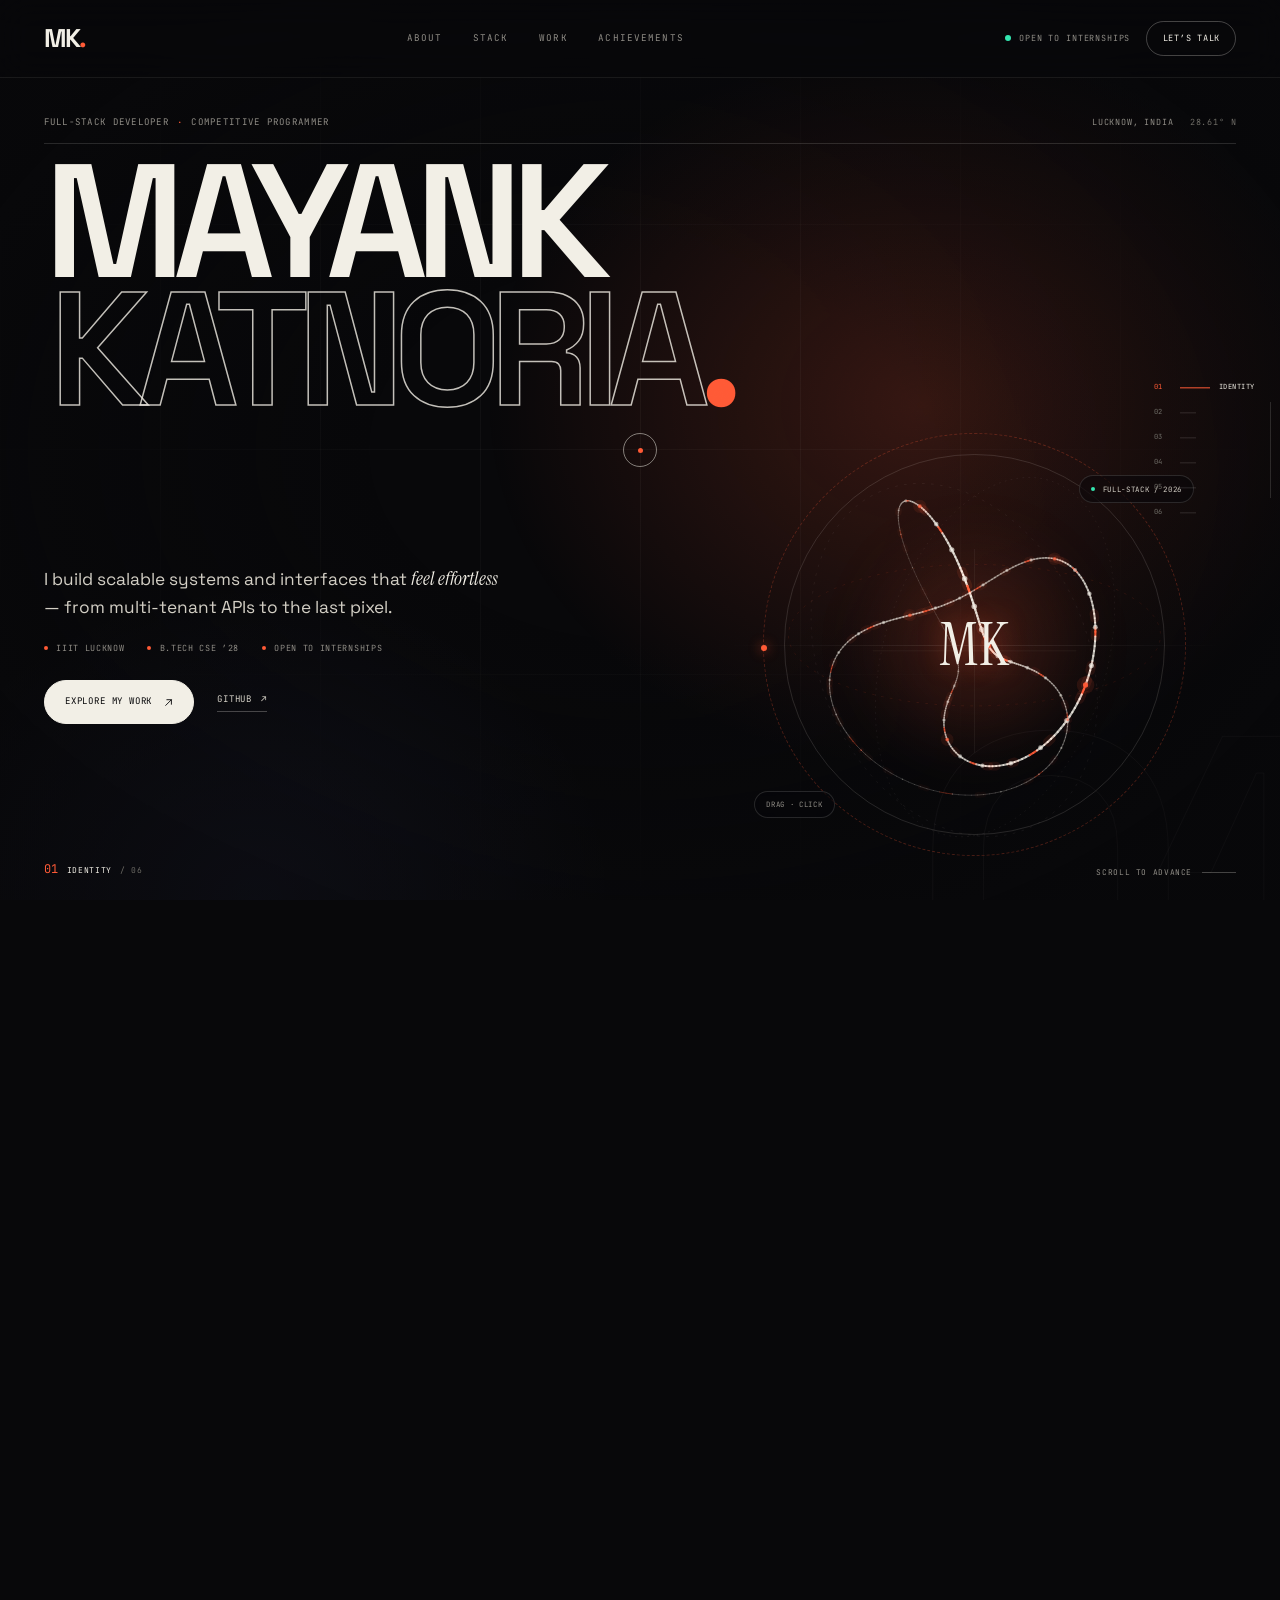
<file: default-workspace/index.html>
<!DOCTYPE html>
<html lang="en" class="no-js">
<head>
  <meta charset="UTF-8" />
  <meta name="viewport" content="width=device-width, initial-scale=1.0" />
  <title>Mayank Katnoria — Full-Stack Developer &amp; Competitive Programmer</title>
  <meta name="description" content="Mayank Katnoria is a full-stack developer and competitive programmer at IIIT Lucknow, building scalable systems, backend APIs and performance-optimized web applications." />
  <meta name="theme-color" content="#08080a" />
  <meta property="og:type" content="website" />
  <meta property="og:title" content="Mayank Katnoria — Full-Stack Developer" />
  <meta property="og:description" content="Scalable systems, fast APIs, expressive interfaces. B.Tech CSE at IIIT Lucknow." />
  <meta property="og:image" content="assets/og.png" />
  <meta name="twitter:card" content="summary_large_image" />
  <link rel="icon" href="assets/favicon.svg" type="image/svg+xml" />
  <script type="application/ld+json">
    {
      "@context": "https://schema.org",
      "@type": "Person",
      "name": "Mayank Katnoria",
      "jobTitle": "Full-Stack Developer",
      "email": "mailto:mayankkatnoria518@gmail.com",
      "alumniOf": {
        "@type": "CollegeOrUniversity",
        "name": "Indian Institute of Information Technology, Lucknow"
      },
      "knowsAbout": ["Full-stack development", "Backend engineering", "Competitive programming", "PostgreSQL", "React", "Go"],
      "sameAs": [
        "https://github.com/Mayank5432112345",
        "https://www.linkedin.com/in/mayank-katnoria-68859229a/",
        "https://www.codechef.com/users/chunk_gaze_35"
      ]
    }
  </script>
  <link rel="preconnect" href="https://fonts.googleapis.com" />
  <link rel="preconnect" href="https://fonts.gstatic.com" crossorigin />
  <link href="https://fonts.googleapis.com/css2?family=Instrument+Serif:ital@0;1&family=JetBrains+Mono:wght@400;500&family=Space+Grotesk:wght@400;500;600;700&display=swap" rel="stylesheet" />
  <link rel="stylesheet" href="css/base.css" />
  <link rel="stylesheet" href="css/scene.css" />
  <script>document.documentElement.classList.replace('no-js', 'js');</script>
</head>
<body>
  <a class="skip-link" href="#home">Skip to content</a>
  <div class="grain" aria-hidden="true"></div>
  <div class="cursor" id="cursor" aria-hidden="true"><span class="cursor__dot"></span><span class="cursor__ring"></span></div>
  <div class="progress-top" aria-hidden="true"><i id="scrollProgress"></i></div>

  <header class="site-header" id="siteHeader">
    <a class="logo" href="#home" data-scene-link="0" aria-label="Mayank Katnoria — home">MK<span>.</span></a>
    <nav class="site-nav" aria-label="Primary">
      <a href="#about" data-scene-link="1">About</a>
      <a href="#stack" data-scene-link="2">Stack</a>
      <a href="#work" data-scene-link="3">Work</a>
      <a href="#achievements" data-scene-link="4">Achievements</a>
    </nav>
    <div class="header-actions">
      <span class="status"><i></i>Open to internships</span>
      <a class="btn btn--sm" href="mailto:mayankkatnoria518@gmail.com">Let’s talk</a>
      <button class="menu-toggle" id="menuToggle" type="button" aria-expanded="false" aria-controls="menu" aria-label="Open menu"><span></span><span></span></button>
    </div>
  </header>

  <aside class="scene-rail" aria-label="Scenes">
    <a href="#home" data-scene-link="0" aria-label="Scene 01 — Identity"><span>01</span><i></i><em>Identity</em></a>
    <a href="#about" data-scene-link="1" aria-label="Scene 02 — About"><span>02</span><i></i><em>About</em></a>
    <a href="#stack" data-scene-link="2" aria-label="Scene 03 — Stack"><span>03</span><i></i><em>Stack</em></a>
    <a href="#work" data-scene-link="3" aria-label="Scene 04 — Work"><span>04</span><i></i><em>Work</em></a>
    <a href="#achievements" data-scene-link="4" aria-label="Scene 05 — Achievements"><span>05</span><i></i><em>Proof</em></a>
    <a href="#contact" data-scene-link="5" aria-label="Scene 06 — Contact"><span>06</span><i></i><em>Contact</em></a>
  </aside>

  <div class="scene-counter" aria-hidden="true">
    <span class="scene-counter__num" id="sceneNum">01</span>
    <span class="scene-counter__name" id="sceneName">Identity</span>
    <span class="scene-counter__total">/ 06</span>
  </div>
  <a class="scroll-hint" href="#about" data-scene-link="1" id="scrollHint">
    <span id="scrollHintText">Scroll to advance</span>
    <span class="scroll-hint__line" aria-hidden="true"></span>
  </a>
  <div class="scene-progress" aria-hidden="true"><i id="sceneProgress"></i></div>

  <!-- Mobile menu -->
  <div class="menu" id="menu" aria-hidden="true">
    <div class="menu__head">
      <span class="menu__eyebrow">Navigation — 2026</span>
      <span class="menu__meta">IIIT Lucknow<br />CSE ’28</span>
    </div>
    <nav class="menu__nav" aria-label="Mobile">
      <a href="#home" data-scene-link="0"><span>01</span>Identity</a>
      <a href="#about" data-scene-link="1"><span>02</span>About</a>
      <a href="#stack" data-scene-link="2"><span>03</span>Stack</a>
      <a href="#work" data-scene-link="3"><span>04</span>Work</a>
      <a href="#achievements" data-scene-link="4"><span>05</span>Proof</a>
      <a href="#contact" data-scene-link="5"><span>06</span>Contact</a>
    </nav>
    <div class="menu__foot">
      <a href="mailto:mayankkatnoria518@gmail.com">mayankkatnoria518@gmail.com</a>
      <div class="menu__socials">
        <a href="https://github.com/Mayank5432112345" target="_blank" rel="noopener">GitHub ↗</a>
        <a href="https://www.linkedin.com/in/mayank-katnoria-68859229a/" target="_blank" rel="noopener">LinkedIn ↗</a>
        <a href="https://www.codechef.com/users/chunk_gaze_35" target="_blank" rel="noopener">CodeChef ↗</a>
      </div>
    </div>
  </div>

  <main>
    <div class="journey" id="journey">
      <div class="stage" id="stage">

        <!-- 00 — HERO -->
        <section class="scene scene--hero is-active" id="home" data-scene="0" data-name="Identity" aria-labelledby="heroTitle">
          <div class="scene__bg" aria-hidden="true"><span class="scene__num">01</span><span class="scene__grid"></span></div>
          <div class="scene__inner hero">
            <div class="hero__top">
              <span class="eyebrow">Full-stack developer <i>·</i> Competitive programmer</span>
              <span class="hero__loc">Lucknow, India <span>28.61° N</span></span>
            </div>

            <h1 class="hero__title" id="heroTitle">
              <span class="hero__line">MAYANK</span>
              <span class="hero__line hero__line--outline">KATNORIA<span class="hero__dot">.</span></span>
            </h1>

            <div class="hero__body">
              <div class="hero__copy">
                <p class="hero__intro">I build scalable systems and interfaces that <em>feel effortless</em> — from multi-tenant APIs to the last pixel.</p>
                <div class="hero__meta">
                  <span>IIIT Lucknow</span>
                  <span>B.Tech CSE ’28</span>
                  <span>Open to internships</span>
                </div>
                <div class="hero__actions">
                  <a class="btn btn--solid magnetic" href="#work" data-scene-link="3"><span>Explore my work</span><svg class="icon" viewBox="0 0 16 16" aria-hidden="true"><path d="M3 13 13 3M5 3h8v8" /></svg></a>
                  <a class="link-arrow" href="https://github.com/Mayank5432112345" target="_blank" rel="noopener"><span>GitHub</span><span aria-hidden="true">↗</span></a>
                </div>
              </div>

              <div class="hero__visual">
                <div class="model" id="model">
                  <span class="model__ring model__ring--a" aria-hidden="true"></span>
                  <span class="model__ring model__ring--b" aria-hidden="true"></span>
                  <canvas id="modelCanvas" tabindex="0" role="img" aria-label="Interactive 3D wireframe sculpture. Drag to rotate, click to pulse."></canvas>
                  <span class="model__core" aria-hidden="true">MK</span>
                  <span class="model__tag model__tag--a"><i></i>FULL-STACK / 2026</span>
                  <span class="model__tag model__tag--b">DRAG · CLICK</span>
                  <span class="model__axis model__axis--x" aria-hidden="true"></span>
                </div>
              </div>
            </div>
          </div>
        </section>

        <!-- 01 — ABOUT -->
        <section class="scene scene--about" id="about" data-scene="1" data-name="About" aria-labelledby="aboutTitle">
          <div class="scene__bg" aria-hidden="true"><span class="scene__num">02</span><span class="scene__grid"></span></div>
          <div class="scene__inner">
            <div class="scene-head">
              <span class="eyebrow">01 — About</span>
              <h2 class="display" id="aboutTitle">Engineering is<br /><em>a craft.</em></h2>
            </div>

            <div class="about__grid">
              <div class="about__copy">
                <p class="lead">I’m Mayank, a computer science undergrad at IIIT Lucknow. I like the part of software where <em>architecture meets experience</em> — designing APIs that stay fast under load, then shaping interfaces that make complex systems feel simple.</p>
                <p>Most of my time goes into full-stack products, backend performance and competitive programming. I care about clean contracts, measured latency and the details users never have to think about.</p>

                <div class="principles">
                  <div class="principle"><span>01</span><div><strong>Build for load</strong><p>Multi-tenancy, RBAC and row-level security from day one.</p></div></div>
                  <div class="principle"><span>02</span><div><strong>Latency is a feature</strong><p>Indexes, caching and query paths designed for sub-100ms responses.</p></div></div>
                  <div class="principle"><span>03</span><div><strong>Ship, measure, refine</strong><p>Small releases, real feedback, clean CI/CD.</p></div></div>
                </div>
              </div>

              <div class="about__side">
                <div class="id-card" data-tilt>
                  <span class="id-card__glow" aria-hidden="true"></span>
                  <div class="id-card__head"><span>IIIT Lucknow</span><span>Student / 2024—28</span></div>
                  <div class="id-card__mono" aria-hidden="true">MK</div>
                  <div class="id-card__name">Mayank<br />Katnoria</div>
                  <p class="id-card__role">B.Tech · Computer Science &amp; Engineering</p>
                  <div class="id-card__foot"><span>Lucknow, India</span><span>CSE ’28</span></div>
                  <div class="id-card__barcode" aria-hidden="true"></div>
                  <span class="id-card__stamp" aria-hidden="true">CS<br />’28</span>
                </div>
                <div class="education">
                  <span class="education__label">Education</span>
                  <strong>Indian Institute of Information Technology, Lucknow</strong>
                  <p>B.Tech — Computer Science &amp; Engineering · 2024–2028</p>
                </div>
              </div>
            </div>

            <div class="scene-meta">
              <span>Currently building CampusSync</span>
              <span>Exploring vector search &amp; distributed systems</span>
              <span>Open to SDE internships</span>
            </div>
          </div>
        </section>

        <!-- 02 — STACK -->
        <section class="scene scene--stack" id="stack" data-scene="2" data-name="Stack" aria-labelledby="stackTitle">
          <div class="scene__bg" aria-hidden="true"><span class="scene__num">03</span><span class="scene__grid"></span></div>
          <div class="scene__inner">
            <div class="scene-head scene-head--split">
              <div>
                <span class="eyebrow">02 — Stack</span>
                <h2 class="display" id="stackTitle">The tools<br /><em>I trust.</em></h2>
              </div>
              <p class="scene-head__intro">A working stack, not a buzzword list. Hover or tap a key to see where I use it.</p>
            </div>

            <div class="stack__grid">
              <div class="stack__panel">
                <div class="stack-readout" id="stackReadout" aria-live="polite">
                  <span class="stack-readout__icon is-text" id="stackIcon" aria-hidden="true">✦</span>
                  <div>
                    <span class="stack-readout__label" id="stackName">Pick a key</span>
                    <p class="stack-readout__desc" id="stackDesc">30 tools. Every one earns its place. Hover a key to inspect the stack.</p>
                  </div>
                </div>

                <div class="stack-filters" role="group" aria-label="Filter stack by category">
                  <button class="filter is-active" type="button" data-filter="all">All</button>
                  <button class="filter" type="button" data-filter="languages">Languages</button>
                  <button class="filter" type="button" data-filter="frontend">Frontend</button>
                  <button class="filter" type="button" data-filter="backend">Backend</button>
                  <button class="filter" type="button" data-filter="data">Data</button>
                  <button class="filter" type="button" data-filter="tools">Tools</button>
                </div>

                <div class="concepts">
                  <span>Also in the toolkit</span>
                  <ul><li>DSA</li><li>System design</li><li>DBMS</li><li>Operating systems</li><li>Computer networks</li><li>OOP</li></ul>
                </div>
              </div>

              <div class="keyboard-wrap">
                <div class="keyboard" id="keyboard">
                  <button class="key" type="button" data-name="C++" data-cat="languages" data-color="#00599c" data-desc="Primary language for DSA, competitive programming and performance-sensitive problem solving." style="--icon:url('../assets/icons/cplusplus.svg')"><span class="key__icon" aria-hidden="true"></span><span class="key__label">C++</span></button>
                  <button class="key" type="button" data-name="TypeScript" data-cat="languages" data-color="#3178c6" data-desc="Typed JavaScript for full-stack products — from Next.js apps to shared API contracts." style="--icon:url('../assets/icons/typescript.svg')"><span class="key__icon" aria-hidden="true"></span><span class="key__label">TypeScript</span></button>
                  <button class="key" type="button" data-name="JavaScript" data-cat="languages" data-color="#f7df1e" data-desc="The language of the web. React interfaces, Node services and everything in between." style="--icon:url('../assets/icons/javascript.svg')"><span class="key__icon" aria-hidden="true"></span><span class="key__label">JavaScript</span></button>
                  <button class="key" type="button" data-name="Python" data-cat="languages" data-color="#3776ab" data-desc="Scripting, data experiments and the Flask service behind Nexus." style="--icon:url('../assets/icons/python.svg')"><span class="key__icon" aria-hidden="true"></span><span class="key__label">Python</span></button>
                  <button class="key" type="button" data-name="Go" data-cat="languages" data-color="#00add8" data-desc="Concurrent backend services with Fiber for StoreHUB." style="--icon:url('../assets/icons/go.svg')"><span class="key__icon" aria-hidden="true"></span><span class="key__label">Go</span></button>
                  <button class="key key--text" type="button" data-name="SQL" data-cat="languages" data-color="#f2efe6" data-glyph="SQL" data-desc="Query design, indexing and data modelling across PostgreSQL and MySQL."><span class="key__label">SQL</span></button>

                  <button class="key" type="button" data-name="React" data-cat="frontend" data-color="#61dafb" data-desc="Component-driven interfaces with a focus on state, motion and usable detail." style="--icon:url('../assets/icons/react.svg')"><span class="key__icon" aria-hidden="true"></span><span class="key__label">React</span></button>
                  <button class="key" type="button" data-name="Next.js" data-cat="frontend" data-color="#f2efe6" data-desc="App Router, server components and production builds for CampusSync and StoreHUB." style="--icon:url('../assets/icons/nextdotjs.svg')"><span class="key__icon" aria-hidden="true"></span><span class="key__label">Next.js</span></button>
                  <button class="key" type="button" data-name="Tailwind CSS" data-cat="frontend" data-color="#38bdf8" data-desc="Design systems at the speed of class names — consistent spacing, type and colour." style="--icon:url('../assets/icons/tailwindcss.svg')"><span class="key__icon" aria-hidden="true"></span><span class="key__label">Tailwind</span></button>
                  <button class="key" type="button" data-name="HTML5" data-cat="frontend" data-color="#e34f26" data-desc="Semantic structure, accessible markup and a solid document outline." style="--icon:url('../assets/icons/html5.svg')"><span class="key__icon" aria-hidden="true"></span><span class="key__label">HTML5</span></button>
                  <button class="key" type="button" data-name="CSS3" data-cat="frontend" data-color="#1572b6" data-desc="Responsive layouts, 3D transforms and the motion layer of this site." style="--icon:url('../assets/icons/css.svg')"><span class="key__icon" aria-hidden="true"></span><span class="key__label">CSS3</span></button>
                  <button class="key key--text" type="button" data-name="Motion" data-cat="frontend" data-color="#ff5a36" data-glyph="FX" data-desc="Scroll choreography, hover states and 3D transforms that support the experience."><span class="key__label">Motion</span></button>

                  <button class="key" type="button" data-name="Node.js" data-cat="backend" data-color="#5fa04e" data-desc="Server-side JavaScript for APIs, tooling and backend services." style="--icon:url('../assets/icons/nodedotjs.svg')"><span class="key__icon" aria-hidden="true"></span><span class="key__label">Node.js</span></button>
                  <button class="key" type="button" data-name="Express" data-cat="backend" data-color="#f2efe6" data-desc="Minimal REST APIs with middleware, validation and clean route structure." style="--icon:url('../assets/icons/express.svg')"><span class="key__icon" aria-hidden="true"></span><span class="key__label">Express</span></button>
                  <button class="key" type="button" data-name="Flask" data-cat="backend" data-color="#f2efe6" data-desc="Python APIs and the AI service layer behind the Nexus recommendation engine." style="--icon:url('../assets/icons/flask.svg')"><span class="key__icon" aria-hidden="true"></span><span class="key__label">Flask</span></button>
                  <button class="key" type="button" data-name="Fiber" data-cat="backend" data-color="#00add8" data-desc="High-throughput Go HTTP services for concurrent request processing." style="--icon:url('../assets/icons/go.svg')"><span class="key__icon" aria-hidden="true"></span><span class="key__label">Fiber</span></button>
                  <button class="key key--text" type="button" data-name="REST APIs" data-cat="backend" data-color="#ff5a36" data-glyph="API" data-desc="Resource design, versioning, validation and predictable error contracts across 90+ endpoints."><span class="key__label">REST</span></button>
                  <button class="key key--text" type="button" data-name="RBAC" data-cat="backend" data-color="#33e6b0" data-glyph="RBAC" data-desc="Role-based access control and tenant isolation enforced at the API and database layers."><span class="key__label">RBAC</span></button>

                  <button class="key" type="button" data-name="PostgreSQL" data-cat="data" data-color="#4169e1" data-desc="Relational modelling, indexes, RBAC and row-level security for multi-tenant data." style="--icon:url('../assets/icons/postgresql.svg')"><span class="key__icon" aria-hidden="true"></span><span class="key__label">PostgreSQL</span></button>
                  <button class="key" type="button" data-name="Supabase" data-cat="data" data-color="#3fcf8e" data-desc="Auth, Postgres and tenant-isolated workflows for CampusSync." style="--icon:url('../assets/icons/supabase.svg')"><span class="key__icon" aria-hidden="true"></span><span class="key__label">Supabase</span></button>
                  <button class="key" type="button" data-name="MongoDB" data-cat="data" data-color="#47a248" data-desc="Flexible document data for component discovery in StoreHUB." style="--icon:url('../assets/icons/mongodb.svg')"><span class="key__icon" aria-hidden="true"></span><span class="key__label">MongoDB</span></button>
                  <button class="key" type="button" data-name="Redis" data-cat="data" data-color="#dc382d" data-desc="Caching and low-latency request paths in the Nexus API." style="--icon:url('../assets/icons/redis.svg')"><span class="key__icon" aria-hidden="true"></span><span class="key__label">Redis</span></button>
                  <button class="key" type="button" data-name="MySQL" data-cat="data" data-color="#4479a1" data-desc="Relational fundamentals, joins and schema design." style="--icon:url('../assets/icons/mysql.svg')"><span class="key__icon" aria-hidden="true"></span><span class="key__label">MySQL</span></button>
                  <button class="key key--text" type="button" data-name="pgvector" data-cat="data" data-color="#4169e1" data-glyph="VEC" data-desc="Vector embeddings and semantic similarity search inside PostgreSQL."><span class="key__label">pgvector</span></button>

                  <button class="key" type="button" data-name="Git" data-cat="tools" data-color="#f05032" data-desc="Version control, branching and reviewable, incremental changes." style="--icon:url('../assets/icons/git.svg')"><span class="key__icon" aria-hidden="true"></span><span class="key__label">Git</span></button>
                  <button class="key" type="button" data-name="GitHub Actions" data-cat="tools" data-color="#f2efe6" data-desc="CI/CD pipelines that automate tests and deployments." style="--icon:url('../assets/icons/githubactions.svg')"><span class="key__icon" aria-hidden="true"></span><span class="key__label">Actions</span></button>
                  <button class="key" type="button" data-name="Docker" data-cat="tools" data-color="#2496ed" data-desc="Containerized services and reproducible environments." style="--icon:url('../assets/icons/docker.svg')"><span class="key__icon" aria-hidden="true"></span><span class="key__label">Docker</span></button>
                  <button class="key" type="button" data-name="Linux" data-cat="tools" data-color="#fcc624" data-desc="Shell workflows, servers and day-to-day development." style="--icon:url('../assets/icons/linux.svg')"><span class="key__icon" aria-hidden="true"></span><span class="key__label">Linux</span></button>
                  <button class="key" type="button" data-name="GitHub" data-cat="tools" data-color="#f2efe6" data-desc="Open-source work, code review and collaboration across projects." style="--icon:url('../assets/icons/github.svg')"><span class="key__icon" aria-hidden="true"></span><span class="key__label">GitHub</span></button>
                  <button class="key" type="button" data-name="Postman" data-cat="tools" data-color="#ff6c37" data-desc="API testing, contract checks and request collections for backend work." style="--icon:url('../assets/icons/postman.svg')"><span class="key__icon" aria-hidden="true"></span><span class="key__label">Postman</span></button>
                </div>
                <span class="keyboard__hint" aria-hidden="true">Hover to inspect — click to lock</span>
              </div>
            </div>
          </div>
        </section>

        <!-- 03 — WORK -->
        <section class="scene scene--work" id="work" data-scene="3" data-name="Work" aria-labelledby="workTitle">
          <div class="scene__bg" aria-hidden="true"><span class="scene__num">04</span><span class="scene__grid"></span></div>
          <div class="scene__inner">
            <div class="scene-head scene-head--split">
              <div>
                <span class="eyebrow">03 — Selected work</span>
                <h2 class="display" id="workTitle">Things I’ve<br /><em>shipped.</em></h2>
              </div>
              <p class="scene-head__intro">Real products, real constraints. Drag the projects or use the arrows — open a card for the full story.</p>
            </div>

            <div class="carousel" id="carousel" aria-roledescription="carousel" aria-label="Selected projects">
              <article class="work-card" data-index="0" aria-roledescription="slide" aria-label="1 of 3 — CampusSync">
                <a class="work-card__link" href="work/campus-sync.html">
                  <div class="work-card__shot">
                    <img src="assets/projects/campus-1200.jpg" srcset="assets/projects/campus-800.jpg 800w, assets/projects/campus-1200.jpg 1200w" sizes="(max-width: 820px) 84vw, 560px" alt="CampusSync landing page with the headline Transform Certificates Into Digital Trust" width="1200" height="833" decoding="async" fetchpriority="low" />
                    <span class="work-card__badge">90+ APIs</span>
                    <span class="work-card__year">2025 — Now</span>
                  </div>
                  <div class="work-card__body">
                    <div class="work-card__kicker"><span>01 / SaaS</span><span>Live + open source</span></div>
                    <h3>CampusSync</h3>
                    <p>A multi-tenant credential platform with 90+ REST APIs, 50+ RLS policies and sub-100ms response paths.</p>
                    <div class="tags"><span>Next.js</span><span>TypeScript</span><span>PostgreSQL</span><span>Supabase</span></div>
                    <span class="work-card__cta">Open case study <span aria-hidden="true">↗</span></span>
                  </div>
                </a>
              </article>

              <article class="work-card" data-index="1" aria-roledescription="slide" aria-label="2 of 3 — Nexus">
                <a class="work-card__link" href="work/nexus.html">
                  <div class="work-card__shot">
                    <img src="assets/projects/nexus-1200.jpg" srcset="assets/projects/nexus-800.jpg 800w, assets/projects/nexus-1200.jpg 1200w" sizes="(max-width: 820px) 84vw, 560px" alt="Fuze landing page with the headline Unleash Your Dev Potential" width="1200" height="833" decoding="async" fetchpriority="low" />
                    <span class="work-card__badge">98% faster</span>
                    <span class="work-card__year">2026 — Now</span>
                  </div>
                  <div class="work-card__body">
                    <div class="work-card__kicker"><span>02 / AI search</span><span>Live + open source</span></div>
                    <h3>Nexus <span>· Fuze</span></h3>
                    <p>An AI content discovery engine using vector embeddings, semantic search and ranking pipelines.</p>
                    <div class="tags"><span>Flask</span><span>React</span><span>Redis</span><span>pgvector</span></div>
                    <span class="work-card__cta">Open case study <span aria-hidden="true">↗</span></span>
                  </div>
                </a>
              </article>

              <article class="work-card" data-index="2" aria-roledescription="slide" aria-label="3 of 3 — StoreHUB">
                <a class="work-card__link" href="work/storehub.html">
                  <div class="work-card__shot work-card__shot--mock">
                    <div class="store-mock" aria-hidden="true">
                      <div class="store-mock__bar"><span>storehub / discover</span><span>⌘ K</span></div>
                      <div class="store-mock__head"><strong>Reusable UI,<br />ready to ship.</strong><span>Component library</span></div>
                      <div class="store-mock__grid">
                        <div class="store-tile"><span>UI</span><strong>Command Menu</strong><i></i></div>
                        <div class="store-tile"><span>FORM</span><strong>Auth Flow</strong><i></i></div>
                        <div class="store-tile"><span>DATA</span><strong>Data Table</strong><i></i></div>
                      </div>
                    </div>
                    <span class="work-card__badge">Go + Fiber</span>
                    <span class="work-card__year">2024 — Now</span>
                  </div>
                  <div class="work-card__body">
                    <div class="work-card__kicker"><span>03 / Dev tools</span><span>In development</span></div>
                    <h3>StoreHUB</h3>
                    <p>A collaborative component marketplace with concurrent Go services and automated CI/CD.</p>
                    <div class="tags"><span>Next.js</span><span>Go</span><span>MongoDB</span><span>GitHub Actions</span></div>
                    <span class="work-card__cta">Open case study <span aria-hidden="true">↗</span></span>
                  </div>
                </a>
              </article>
            </div>

            <div class="carousel-controls">
              <div class="carousel-controls__btns">
                <button class="circle-btn" id="prevProject" type="button" aria-label="Previous project">←</button>
                <button class="circle-btn" id="nextProject" type="button" aria-label="Next project">→</button>
              </div>
              <span class="carousel-controls__count"><b id="projectIndex">01</b> / 03</span>
              <span class="carousel-controls__hint">Drag to explore</span>
            </div>
          </div>
        </section>

        <!-- 04 — ACHIEVEMENTS -->
        <section class="scene scene--achievements" id="achievements" data-scene="4" data-name="Proof" aria-labelledby="achievementsTitle">
          <div class="scene__bg" aria-hidden="true"><span class="scene__num">05</span><span class="scene__grid"></span></div>
          <div class="scene__inner">
            <div class="scene-head scene-head--split">
              <div>
                <span class="eyebrow">04 — Achievements</span>
                <h2 class="display" id="achievementsTitle">Proof of<br /><em>work.</em></h2>
              </div>
              <p class="scene-head__intro">Ratings are not the whole story, but they are a useful signal. The rest is consistency, curiosity and showing up.</p>
            </div>

            <div class="ach__grid">
              <div class="ach__stats">
                <article class="ach-stat">
                  <span class="ach-stat__brand"><span class="icon-mask" style="--icon:url('../assets/icons/codechef.svg')" aria-hidden="true"></span>CodeChef</span>
                  <strong><span data-counter="1815">1815</span></strong>
                  <p>Max rating · <b>4★</b></p>
                  <span class="ach-stat__sub">Global Rank 80 · Starters 220</span>
                </article>
                <article class="ach-stat">
                  <span class="ach-stat__brand"><span class="icon-mask" style="--icon:url('../assets/icons/codeforces.svg')" aria-hidden="true"></span>Codeforces</span>
                  <strong><span data-counter="1539">1539</span></strong>
                  <p>Max rating · <b>Specialist</b></p>
                  <span class="ach-stat__sub">Global Rank 1060 · Round 1075</span>
                </article>
                <article class="ach-stat">
                  <span class="ach-stat__brand"><span class="icon-mask" style="--icon:url('../assets/icons/leetcode.svg')" aria-hidden="true"></span>Problem solving</span>
                  <strong><span data-counter="600" data-suffix="+">600+</span></strong>
                  <p>DSA &amp; CP problems</p>
                  <span class="ach-stat__sub">Across Codeforces, CodeChef &amp; LeetCode</span>
                </article>
                <article class="ach-stat">
                  <span class="ach-stat__brand"><span class="ach-stat__spark" aria-hidden="true">✦</span>Hackofiesta</span>
                  <strong>3<span class="ach-stat__suffix">rd</span></strong>
                  <p>Hackathon winner</p>
                  <span class="ach-stat__sub">3rd position · IIIT Lucknow</span>
                </article>
              </div>

              <div class="clubs">
                <div class="clubs__head"><span>Clubs &amp; community</span><span>IIIT Lucknow</span></div>
                <div class="club">
                  <div class="club__top"><strong>Competitive Programming Wing</strong><span>Active Contributor</span></div>
                  <p>Part of the campus CP community — contest participation, problem discussions and peer mentoring in DSA.</p>
                  <div class="club__tags"><span>DSA</span><span>Mentoring</span><span>Contests</span></div>
                </div>
                <div class="club">
                  <div class="club__top"><strong>Axios — Web Wing</strong><span>Technical Member</span></div>
                  <p>Contribute to web initiatives and frontend builds for the technical club, from design to deployment.</p>
                  <div class="club__tags"><span>React</span><span>Frontend</span><span>Teamwork</span></div>
                </div>
                <div class="club">
                  <div class="club__top"><strong>Utkrisht — Art Club</strong><span>Creative Participant</span></div>
                  <p>Visual design and creative input for campus events, posters and club activities.</p>
                  <div class="club__tags"><span>Design</span><span>Storytelling</span></div>
                </div>
                <div class="clubs__links">
                  <a href="https://www.codechef.com/users/chunk_gaze_35" target="_blank" rel="noopener">CodeChef profile ↗</a>
                  <a href="https://github.com/Mayank5432112345" target="_blank" rel="noopener">GitHub ↗</a>
                </div>
              </div>
            </div>
          </div>
        </section>

        <!-- 05 — CONTACT -->
        <section class="scene scene--contact" id="contact" data-scene="5" data-name="Contact" aria-labelledby="contactTitle">
          <div class="scene__bg" aria-hidden="true"><span class="scene__num">06</span><span class="scene__grid"></span></div>
          <div class="scene__inner contact">
            <div class="contact__top">
              <span class="eyebrow">05 — Contact</span>
              <span class="status status--bright"><i></i>Open to internships · 2026</span>
            </div>

            <h2 class="contact__title" id="contactTitle">Let’s build<br /><em>something real.</em></h2>

            <div class="contact__grid">
              <div class="contact__left">
                <p>I’m looking for SDE internships and teams working on products where backend depth and frontend craft both matter. If that sounds like you, my inbox is open.</p>
                <div class="contact__email-row">
                  <a class="contact__email" href="mailto:mayankkatnoria518@gmail.com">mayankkatnoria518@gmail.com <span aria-hidden="true">↗</span></a>
                  <button class="copy-btn" id="copyEmail" type="button" data-email="mayankkatnoria518@gmail.com"><span id="copyLabel">Copy</span></button>
                </div>
              </div>

              <div class="contact__card">
                <div class="contact__card-top"><span>Available for</span><span>2026</span></div>
                <ul>
                  <li><span>01</span>SDE internships</li>
                  <li><span>02</span>Full-stack projects</li>
                  <li><span>03</span>Open-source collaboration</li>
                </ul>
                <div class="contact__card-foot"><span>Based in Lucknow, IN</span><span id="clock">--:--</span></div>
              </div>
            </div>

            <div class="contact__socials">
              <a href="https://github.com/Mayank5432112345" target="_blank" rel="noopener">GitHub ↗</a>
              <a href="https://www.linkedin.com/in/mayank-katnoria-68859229a/" target="_blank" rel="noopener">LinkedIn ↗</a>
              <a href="https://www.codechef.com/users/chunk_gaze_35" target="_blank" rel="noopener">CodeChef ↗</a>
              <a href="https://campussynchronization.vercel.app/" target="_blank" rel="noopener">CampusSync ↗</a>
            </div>

            <footer class="site-footer">
              <span>© 2026 Mayank Katnoria</span>
              <span>Designed &amp; built from scratch — no templates</span>
              <a href="#home" data-scene-link="0">Back to top ↑</a>
            </footer>
          </div>
        </section>
      </div>

      <div class="anchors" aria-hidden="true">
        <section class="anchor"></section>
        <section class="anchor"></section>
        <section class="anchor"></section>
        <section class="anchor"></section>
        <section class="anchor"></section>
        <section class="anchor"></section>
      </div>
    </div>
  </main>

  <script src="js/model.js" defer></script>
  <script src="js/scene.js" defer></script>
</body>
</html>
</file>
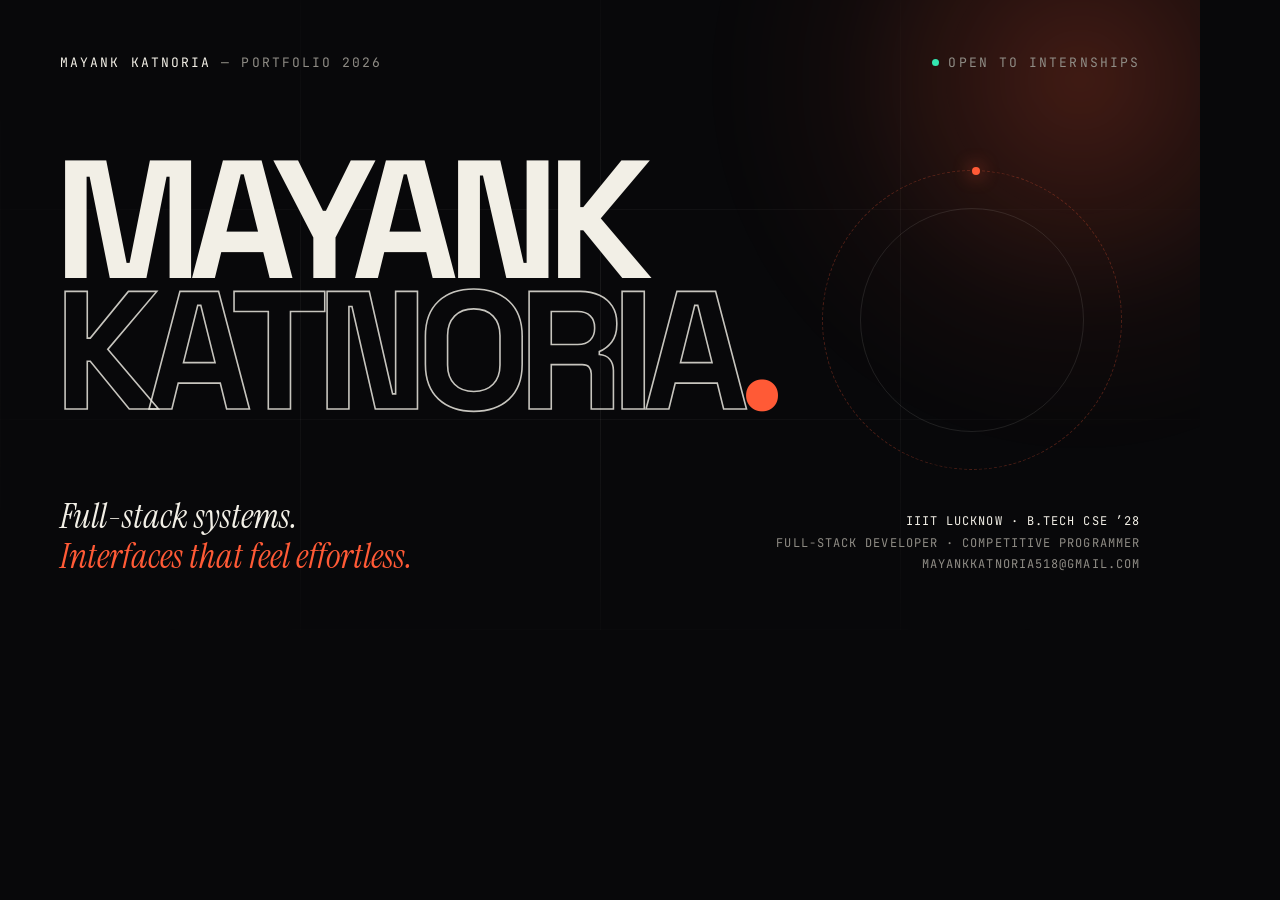
<file: default-workspace/og.html>
<!DOCTYPE html>
<html lang="en">
<head>
<meta charset="UTF-8" />
<title>Mayank Katnoria — social card</title>
<link rel="preconnect" href="https://fonts.googleapis.com" />
<link rel="preconnect" href="https://fonts.gstatic.com" crossorigin />
<link href="https://fonts.googleapis.com/css2?family=Instrument+Serif:ital@0;1&family=JetBrains+Mono:wght@400&family=Space+Grotesk:wght@400;500;600;700&display=swap" rel="stylesheet" />
<style>
  * { margin: 0; box-sizing: border-box; }
  html, body { width: 1200px; height: 630px; overflow: hidden; }
  body {
    background: #08080a;
    color: #f2efe6;
    font-family: "Space Grotesk", Arial, sans-serif;
    position: relative;
    padding: 54px 60px;
    display: flex;
    flex-direction: column;
    justify-content: space-between;
    isolation: isolate;
  }
  .grid {
    position: absolute; inset: 0; z-index: -1;
    background-image:
      linear-gradient(90deg, rgba(242,239,230,.07) 1px, transparent 1px),
      linear-gradient(0deg, rgba(242,239,230,.05) 1px, transparent 1px);
    background-size: 25% 33.333%;
    mask-image: radial-gradient(75% 75% at 50% 50%, #000 10%, transparent 85%);
  }
  .orb {
    position: absolute; width: 760px; height: 760px; right: -260px; top: -300px;
    border-radius: 50%;
    background: radial-gradient(circle, rgba(255,90,54,.24), rgba(255,90,54,.04) 45%, transparent 68%);
    filter: blur(20px); z-index: -1;
  }
  .top { display: flex; justify-content: space-between; align-items: center; font-family: "JetBrains Mono", monospace; font-size: 13px; letter-spacing: .16em; text-transform: uppercase; color: #8f8c85; }
  .top b { color: #f2efe6; font-weight: 400; }
  .top .dot { display: inline-block; width: 7px; height: 7px; border-radius: 50%; background: #33e6b0; margin-right: 9px; vertical-align: 1px; }
  .name { position: relative; font-size: 168px; font-weight: 700; line-height: .78; letter-spacing: -.075em; margin-left: -6px; margin-top: 6px; }
  .name span { color: transparent; -webkit-text-stroke: 1.6px rgba(242,239,230,.82); }
  .name em { font-style: normal; color: #ff5a36; }
  .meta { display: flex; justify-content: space-between; align-items: flex-end; gap: 40px; }
  .tag { font-family: "Instrument Serif", Georgia, serif; font-style: italic; font-size: 35px; line-height: 1.15; color: #f2efe6; max-width: 640px; }
  .tag span { color: #ff5a36; }
  .info { font-family: "JetBrains Mono", monospace; font-size: 12px; line-height: 1.8; letter-spacing: .09em; text-transform: uppercase; text-align: right; color: #8f8c85; white-space: nowrap; }
  .info strong { color: #f2efe6; font-weight: 400; }
  .ring { position: absolute; right: 78px; top: 170px; width: 300px; height: 300px; border: 1px dashed rgba(255,90,54,.28); border-radius: 50%; z-index: -1; }
  .ring::after { content: ""; position: absolute; left: 50%; top: -4px; width: 8px; height: 8px; border-radius: 50%; background: #ff5a36; box-shadow: 0 0 18px #ff5a36; }
  .ring2 { position: absolute; right: 116px; top: 208px; width: 224px; height: 224px; border: 1px solid rgba(242,239,230,.1); border-radius: 50%; z-index: -1; }
</style>
</head>
<body>
  <div class="grid"></div><div class="orb"></div><div class="ring"></div><div class="ring2"></div>
  <div class="top">
    <span><b>MAYANK KATNORIA</b> — Portfolio 2026</span>
    <span><i class="dot"></i>Open to internships</span>
  </div>
  <div class="name">MAYANK<br /><span>KATNORIA</span><em>.</em></div>
  <div class="meta">
    <p class="tag">Full-stack systems.<br /><span>Interfaces that feel effortless.</span></p>
    <div class="info">
      <strong>IIIT Lucknow · B.Tech CSE ’28</strong><br />
      Full-stack developer · Competitive programmer<br />
      mayankkatnoria518@gmail.com
    </div>
  </div>
</body>
</html>
</file>
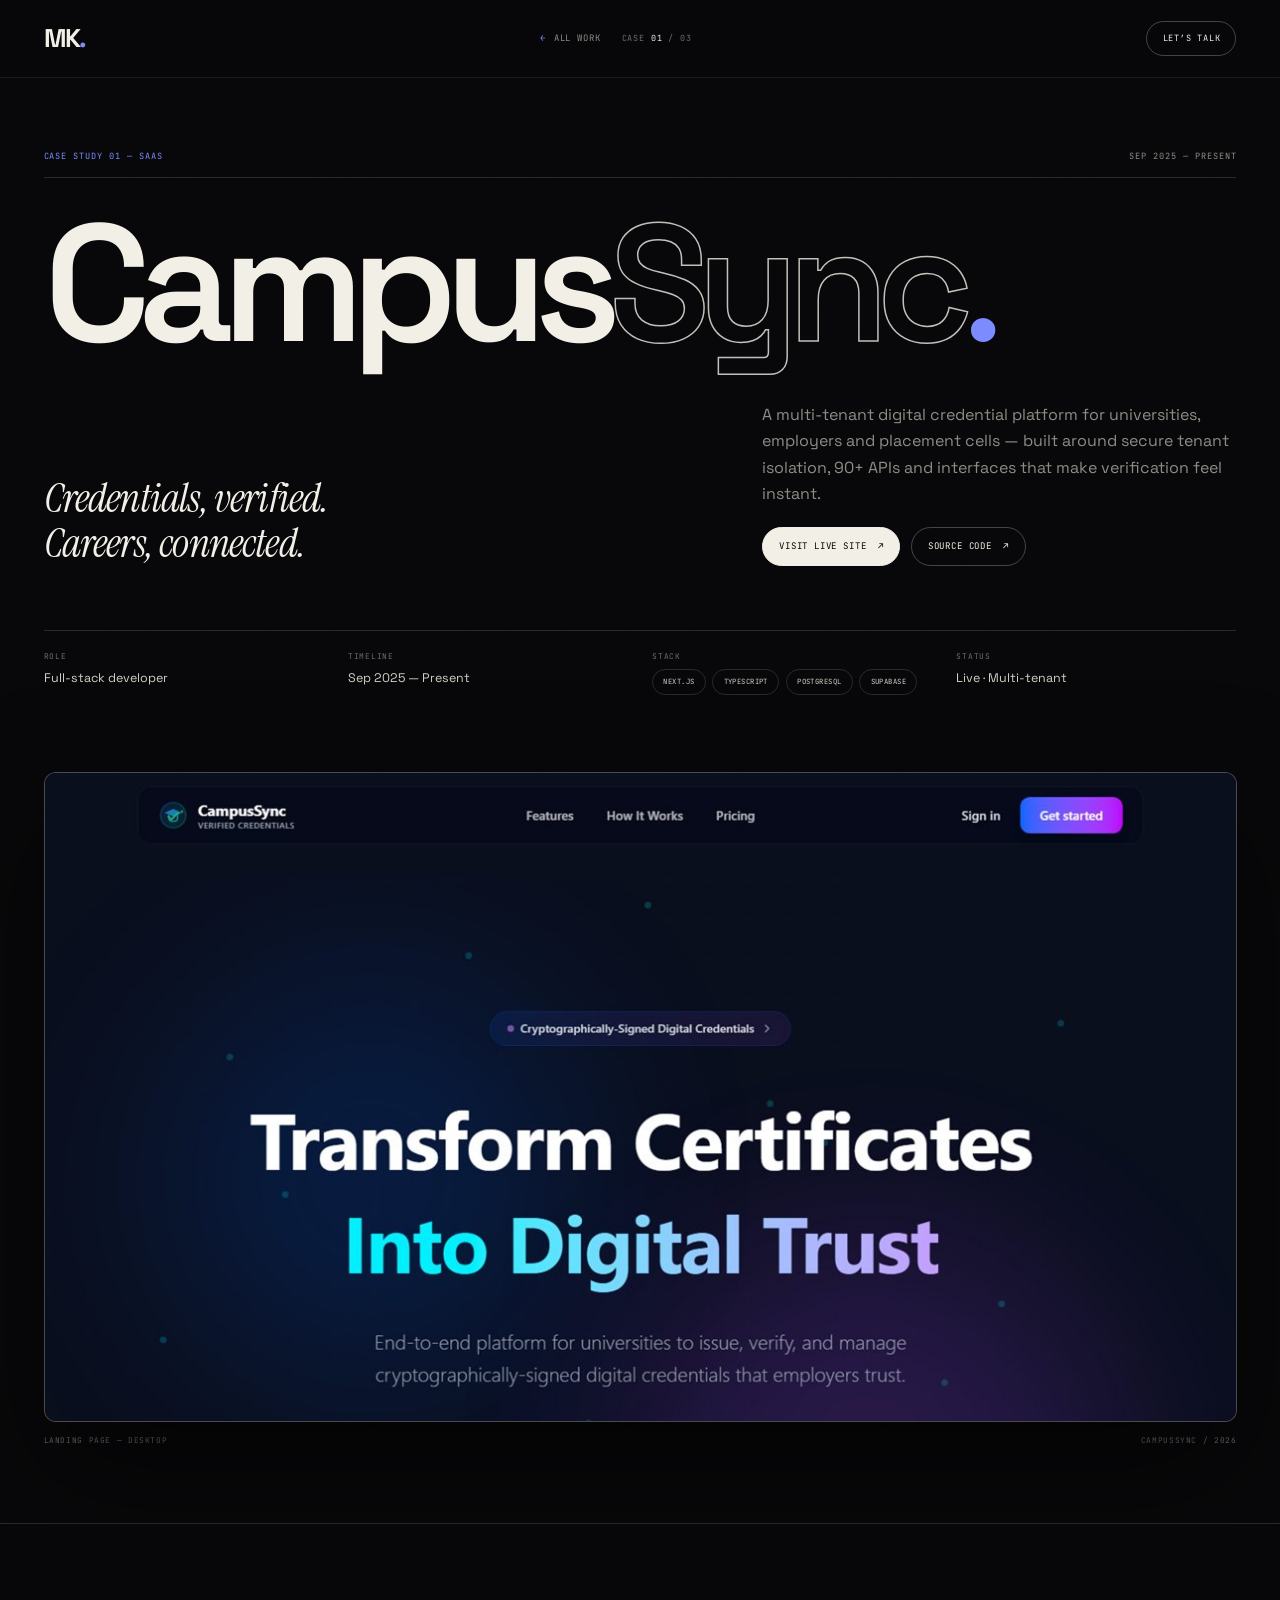
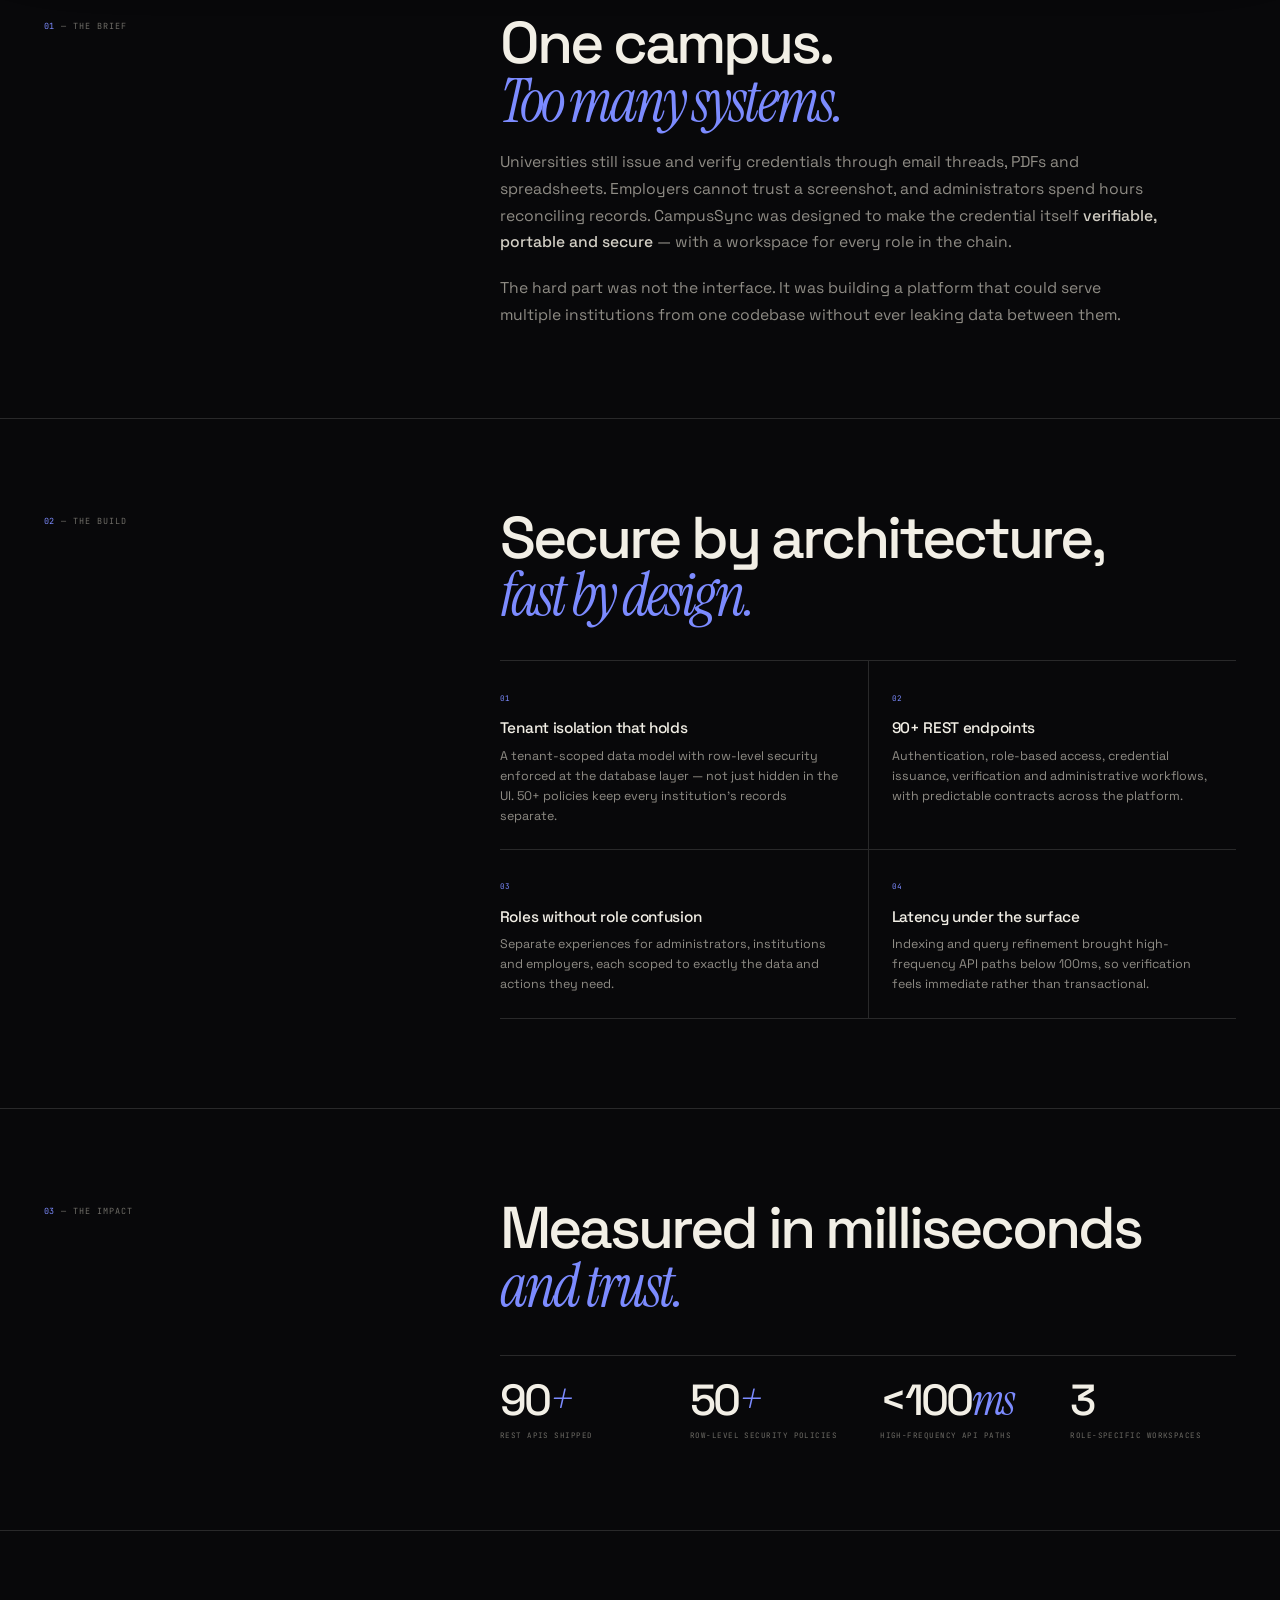
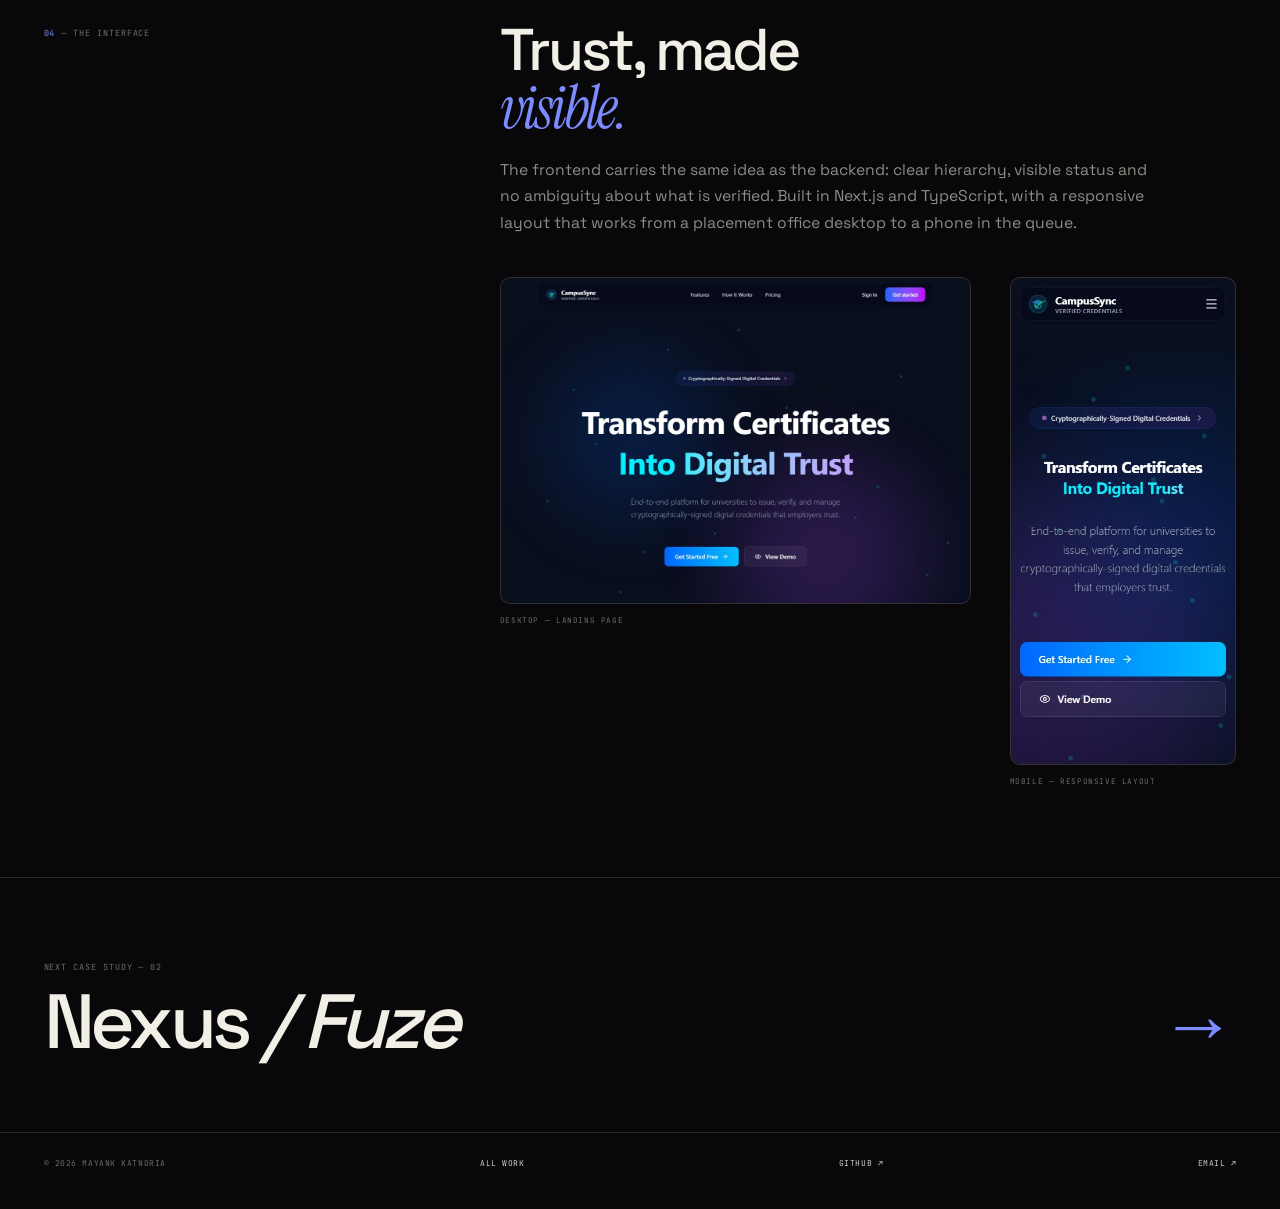
<file: default-workspace/work/campus-sync.html>
<!DOCTYPE html>
<html lang="en" class="no-js">
<head>
  <meta charset="UTF-8" />
  <meta name="viewport" content="width=device-width, initial-scale=1.0" />
  <title>CampusSync — Case Study · Mayank Katnoria</title>
  <meta name="description" content="CampusSync: a multi-tenant digital credential platform with 90+ REST APIs, 50+ row-level security policies and sub-100ms response paths." />
  <meta name="theme-color" content="#08080a" />
  <meta property="og:title" content="CampusSync — Case Study" />
  <meta property="og:description" content="A multi-tenant credential platform built with Next.js, TypeScript, PostgreSQL and Supabase." />
  <meta property="og:image" content="../assets/og.png" />
  <link rel="icon" href="../assets/favicon.svg" type="image/svg+xml" />
  <link rel="preconnect" href="https://fonts.googleapis.com" />
  <link rel="preconnect" href="https://fonts.gstatic.com" crossorigin />
  <link href="https://fonts.googleapis.com/css2?family=Instrument+Serif:ital@0;1&family=JetBrains+Mono:wght@400;500&family=Space+Grotesk:wght@400;500;600;700&display=swap" rel="stylesheet" />
  <link rel="stylesheet" href="../css/base.css" />
  <link rel="stylesheet" href="../css/work.css" />
  <script>document.documentElement.classList.replace('no-js', 'js');</script>
</head>
<body class="case-page" style="--accent:#7c8bff">
  <div class="grain" aria-hidden="true"></div>
  <div class="progress-top" aria-hidden="true"><i id="scrollProgress"></i></div>

  <header class="site-header case-header">
    <a class="logo" href="../index.html" aria-label="Mayank Katnoria — home">MK<span>.</span></a>
    <nav class="case-header__nav" aria-label="Case navigation">
      <a class="nav-back" href="../index.html#work"><span aria-hidden="true">←</span> All work</a>
      <span class="case-header__meta">Case <b>01</b> / 03</span>
    </nav>
    <div class="header-actions">
      <a class="btn btn--sm" href="mailto:mayankkatnoria518@gmail.com">Let’s talk</a>
    </div>
  </header>

  <main class="case-main">
    <article>
      <header class="case-hero">
        <div class="case-hero__meta">
          <span>Case study 01 — SaaS</span>
          <span>Sep 2025 — Present</span>
        </div>

        <h1 data-reveal>Campus<span>Sync</span><em>.</em></h1>

        <div class="case-hero__lead">
          <p class="case-hero__tagline" data-reveal>Credentials, verified.<br />Careers, connected.</p>
          <div data-reveal style="--delay:.08s">
            <p class="case-hero__summary">A multi-tenant digital credential platform for universities, employers and placement cells — built around secure tenant isolation, 90+ APIs and interfaces that make verification feel instant.</p>
            <div class="case-hero__links">
              <a class="btn btn--solid" href="https://campussynchronization.vercel.app/" target="_blank" rel="noopener">Visit live site <span aria-hidden="true">↗</span></a>
              <a class="btn" href="https://github.com/Mayank5432112345/CAMPUSSYNCHRONIZATION" target="_blank" rel="noopener">Source code <span aria-hidden="true">↗</span></a>
            </div>
          </div>
        </div>

        <dl class="case-facts" data-reveal>
          <div><dt>Role</dt><dd>Full-stack developer</dd></div>
          <div><dt>Timeline</dt><dd>Sep 2025 — Present</dd></div>
          <div><dt>Stack</dt><dd><div class="tags"><span>Next.js</span><span>TypeScript</span><span>PostgreSQL</span><span>Supabase</span></div></dd></div>
          <div><dt>Status</dt><dd>Live · Multi-tenant</dd></div>
        </dl>
      </header>

      <div class="case-hero" style="padding-top:0" data-reveal>
        <figure class="case-cover" data-tilt style="margin-top:0">
          <div class="case-cover__frame">
            <img src="../assets/projects/campus-1200.jpg" srcset="../assets/projects/campus-800.jpg 800w, ../assets/projects/campus-1200.jpg 1200w" sizes="(max-width: 820px) 100vw, 1200px" alt="The CampusSync landing page, with the headline Transform Certificates Into Digital Trust" width="1200" height="833" fetchpriority="high" decoding="async" />
          </div>
          <figcaption class="case-cover__caption"><span>Landing page — desktop</span><span>CampusSync / 2026</span></figcaption>
        </figure>
      </div>

      <section class="case-section">
        <div class="case-section__inner case-block">
          <div class="case-label"><span>01</span> — The brief</div>
          <div class="case-content" data-reveal>
            <h2>One campus.<br /><em>Too many systems.</em></h2>
            <p>Universities still issue and verify credentials through email threads, PDFs and spreadsheets. Employers cannot trust a screenshot, and administrators spend hours reconciling records. CampusSync was designed to make the credential itself <strong>verifiable, portable and secure</strong> — with a workspace for every role in the chain.</p>
            <p>The hard part was not the interface. It was building a platform that could serve multiple institutions from one codebase without ever leaking data between them.</p>
          </div>
        </div>
      </section>

      <section class="case-section">
        <div class="case-section__inner case-block">
          <div class="case-label"><span>02</span> — The build</div>
          <div class="case-content" data-reveal>
            <h2>Secure by architecture,<br /><em>fast by design.</em></h2>
            <div class="case-list">
              <div class="case-list__item">
                <span>01</span>
                <h3>Tenant isolation that holds</h3>
                <p>A tenant-scoped data model with row-level security enforced at the database layer — not just hidden in the UI. 50+ policies keep every institution’s records separate.</p>
              </div>
              <div class="case-list__item">
                <span>02</span>
                <h3>90+ REST endpoints</h3>
                <p>Authentication, role-based access, credential issuance, verification and administrative workflows, with predictable contracts across the platform.</p>
              </div>
              <div class="case-list__item">
                <span>03</span>
                <h3>Roles without role confusion</h3>
                <p>Separate experiences for administrators, institutions and employers, each scoped to exactly the data and actions they need.</p>
              </div>
              <div class="case-list__item">
                <span>04</span>
                <h3>Latency under the surface</h3>
                <p>Indexing and query refinement brought high-frequency API paths below 100ms, so verification feels immediate rather than transactional.</p>
              </div>
            </div>
          </div>
        </div>
      </section>

      <section class="case-section">
        <div class="case-section__inner case-block">
          <div class="case-label"><span>03</span> — The impact</div>
          <div class="case-content">
            <h2>Measured in milliseconds<br /><em>and trust.</em></h2>
            <div class="case-metrics" data-reveal>
              <div class="case-metric"><strong>90<em>+</em></strong><span>REST APIs shipped</span></div>
              <div class="case-metric"><strong>50<em>+</em></strong><span>Row-level security policies</span></div>
              <div class="case-metric"><strong>&lt;100<em>ms</em></strong><span>High-frequency API paths</span></div>
              <div class="case-metric"><strong>3</strong><span>Role-specific workspaces</span></div>
            </div>
          </div>
        </div>
      </section>

      <section class="case-section">
        <div class="case-section__inner case-block">
          <div class="case-label"><span>04</span> — The interface</div>
          <div class="case-content">
            <h2>Trust, made<br /><em>visible.</em></h2>
            <p>The frontend carries the same idea as the backend: clear hierarchy, visible status and no ambiguity about what is verified. Built in Next.js and TypeScript, with a responsive layout that works from a placement office desktop to a phone in the queue.</p>
            <div class="case-gallery" data-reveal>
              <figure>
                <div class="case-gallery__img"><img src="../assets/projects/campus-1200.jpg" srcset="../assets/projects/campus-800.jpg 800w, ../assets/projects/campus-1200.jpg 1200w" sizes="(max-width: 980px) 100vw, 900px" alt="CampusSync desktop landing page" width="1200" height="833" loading="lazy" decoding="async" /></div>
                <figcaption>Desktop — landing page</figcaption>
              </figure>
              <figure class="case-gallery__mobile">
                <div class="case-gallery__img"><img src="../assets/projects/campus-mobile.jpg" alt="CampusSync mobile landing page" width="390" height="844" loading="lazy" decoding="async" /></div>
                <figcaption>Mobile — responsive layout</figcaption>
              </figure>
            </div>
          </div>
        </div>
      </section>

      <a class="case-next" href="nexus.html">
        <div class="case-next__inner">
          <div>
            <span class="case-label">Next case study — 02</span>
            <h2>Nexus <em>/ Fuze</em></h2>
          </div>
          <span class="case-next__arrow" aria-hidden="true">→</span>
        </div>
      </a>
    </article>

    <footer class="case-footer">
      <div class="case-footer__inner">
        <span>© <span id="year">2026</span> Mayank Katnoria</span>
        <a href="../index.html#work">All work</a>
        <a href="https://github.com/Mayank5432112345" target="_blank" rel="noopener">GitHub ↗</a>
        <a href="mailto:mayankkatnoria518@gmail.com">Email ↗</a>
      </div>
    </footer>
  </main>

  <script src="../js/work.js" defer></script>
</body>
</html>
</file>
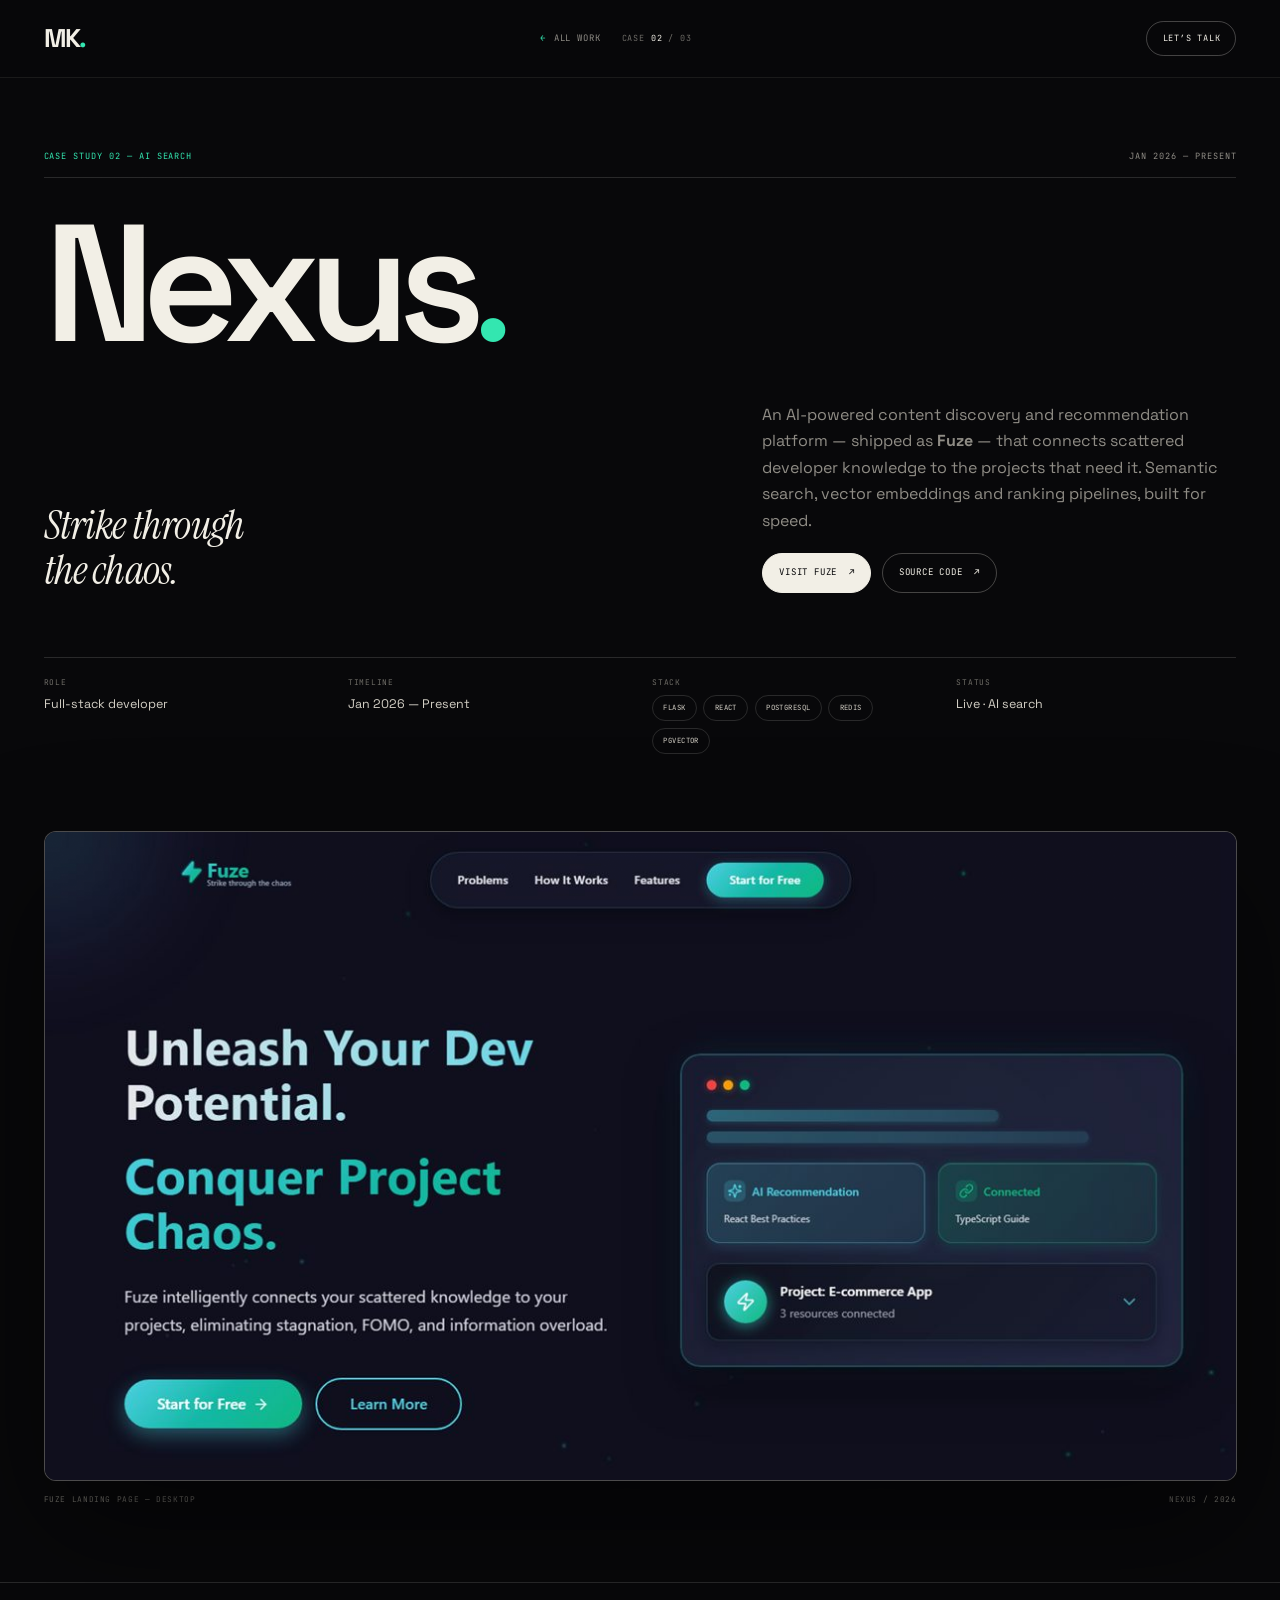
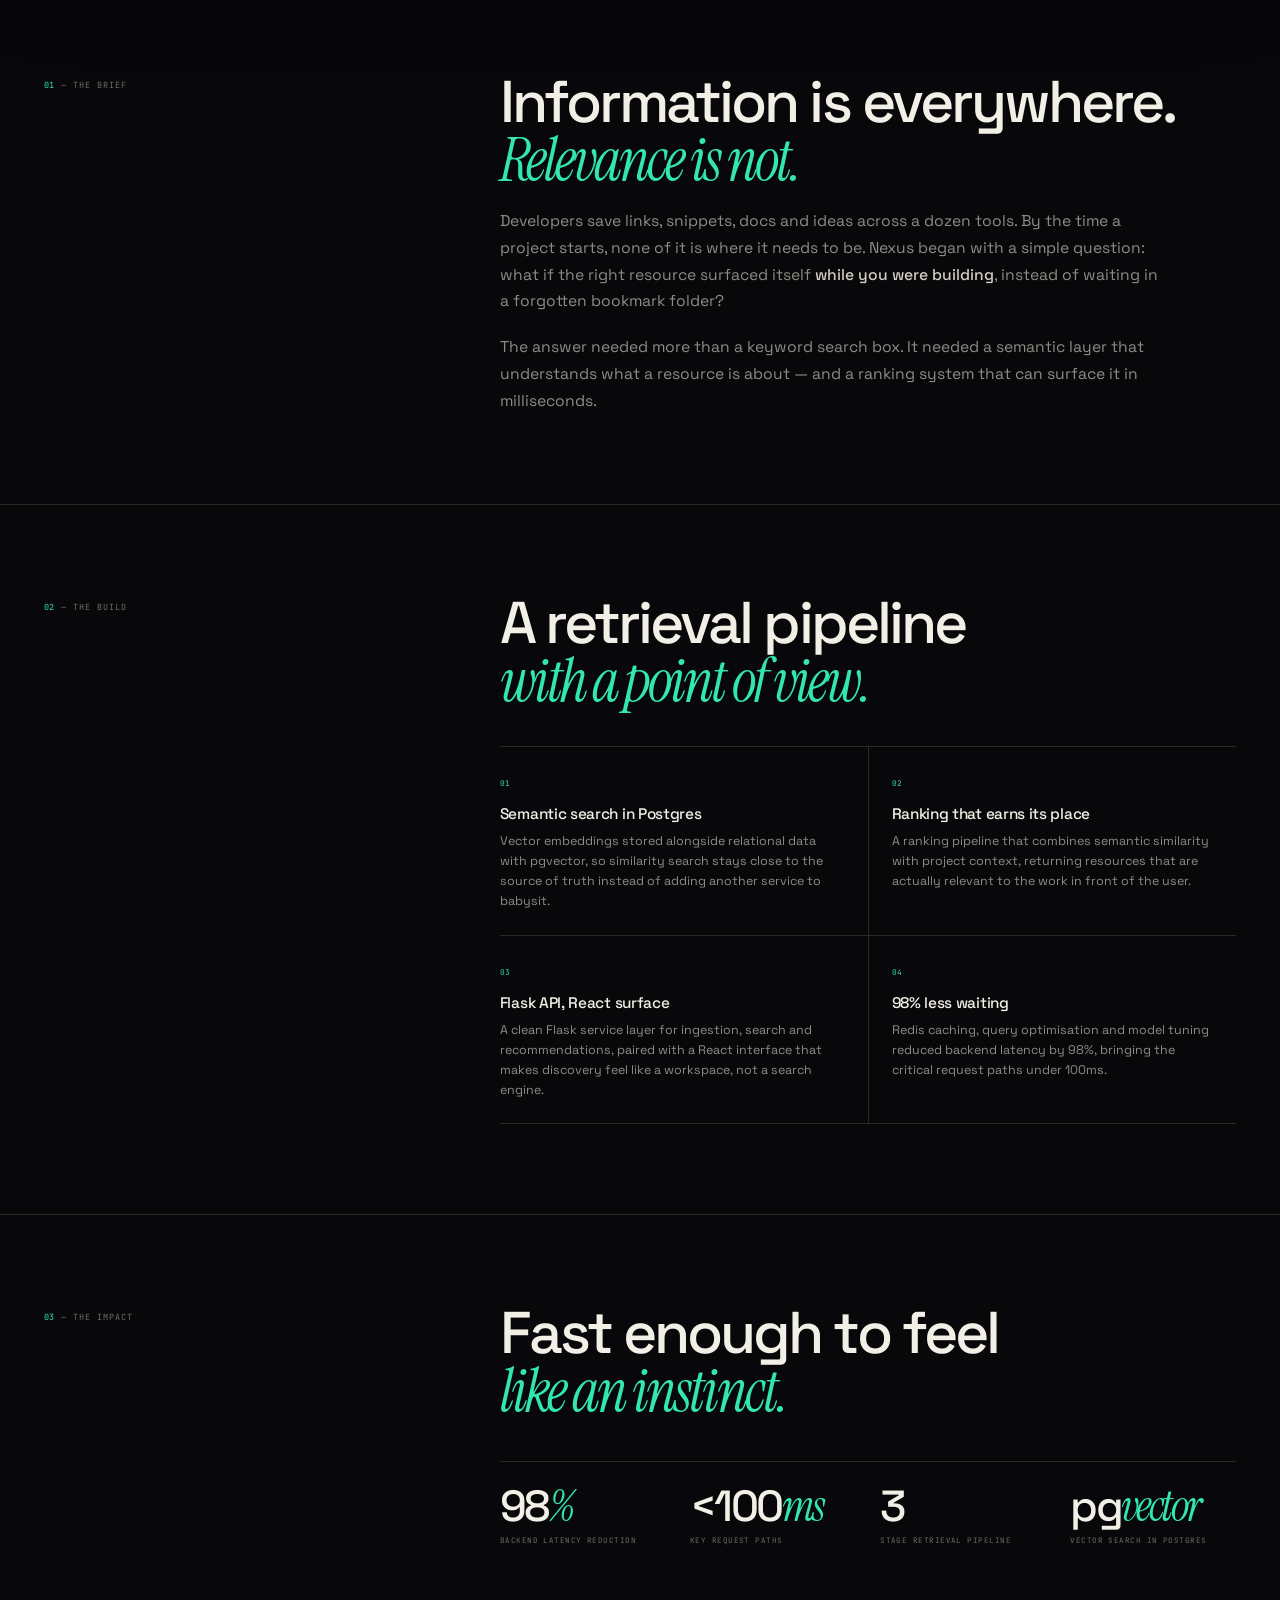
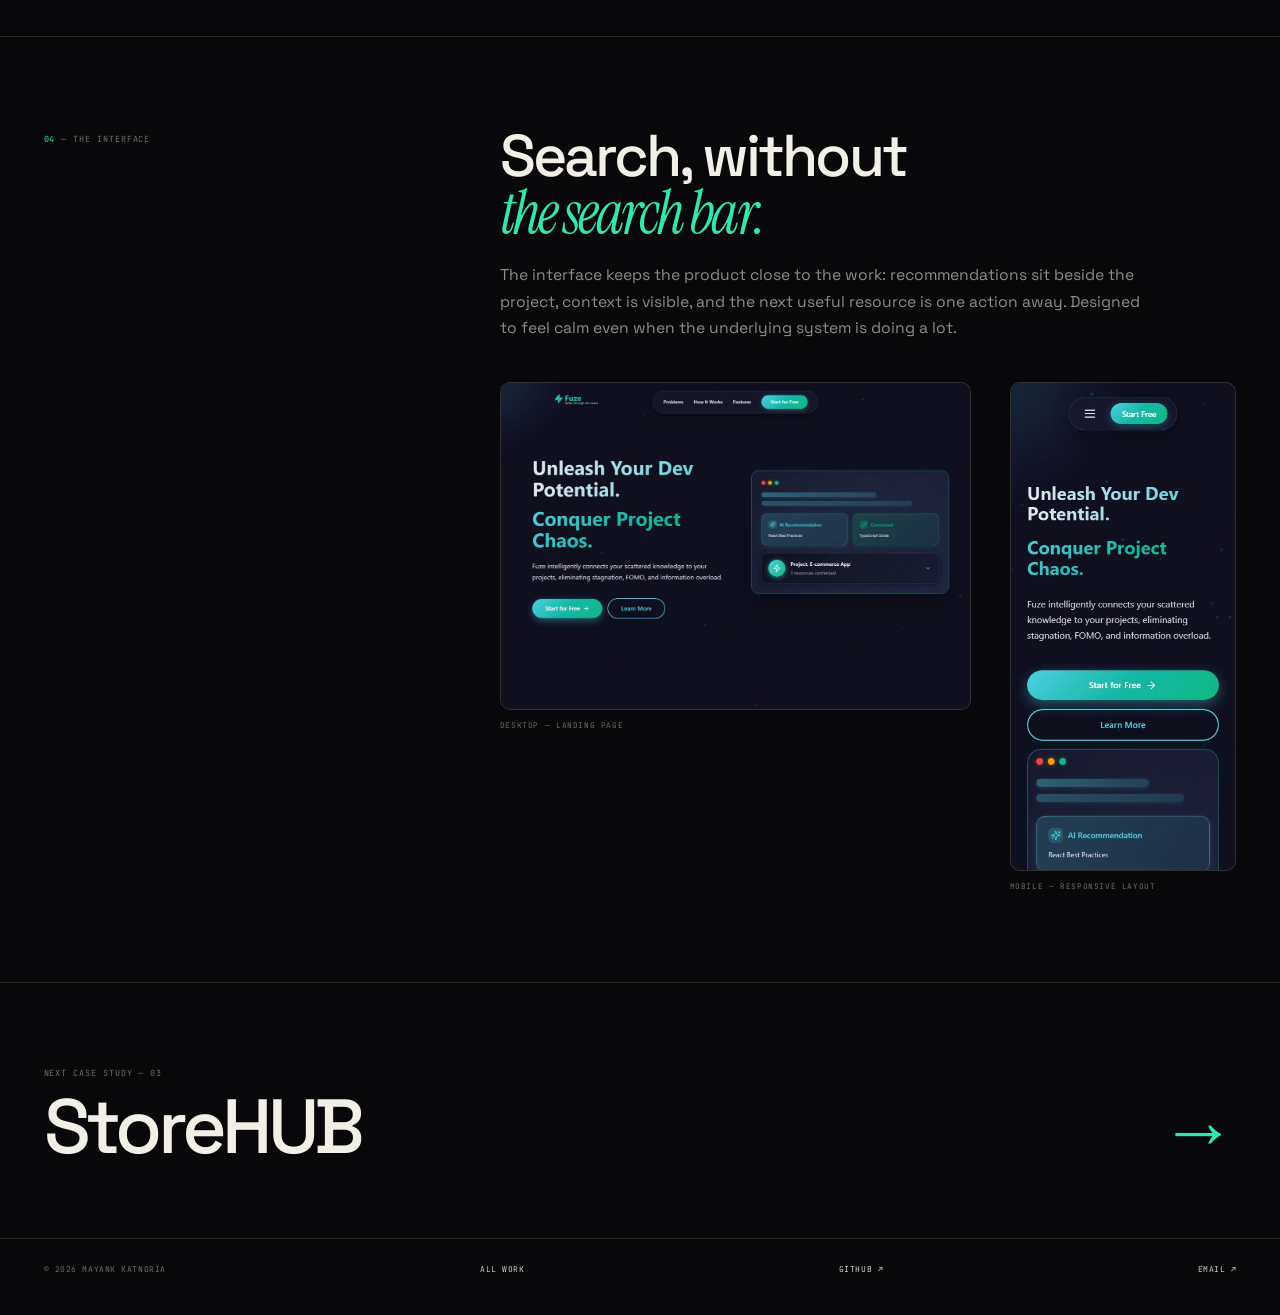
<file: default-workspace/work/nexus.html>
<!DOCTYPE html>
<html lang="en" class="no-js">
<head>
  <meta charset="UTF-8" />
  <meta name="viewport" content="width=device-width, initial-scale=1.0" />
  <title>Nexus / Fuze — Case Study · Mayank Katnoria</title>
  <meta name="description" content="Nexus (Fuze): an AI-powered content discovery and recommendation platform using Flask, React, PostgreSQL, Redis and pgvector." />
  <meta name="theme-color" content="#08080a" />
  <meta property="og:title" content="Nexus / Fuze — Case Study" />
  <meta property="og:description" content="Semantic search, vector embeddings and ranking pipelines that cut backend latency by 98%." />
  <meta property="og:image" content="../assets/og.png" />
  <link rel="icon" href="../assets/favicon.svg" type="image/svg+xml" />
  <link rel="preconnect" href="https://fonts.googleapis.com" />
  <link rel="preconnect" href="https://fonts.gstatic.com" crossorigin />
  <link href="https://fonts.googleapis.com/css2?family=Instrument+Serif:ital@0;1&family=JetBrains+Mono:wght@400;500&family=Space+Grotesk:wght@400;500;600;700&display=swap" rel="stylesheet" />
  <link rel="stylesheet" href="../css/base.css" />
  <link rel="stylesheet" href="../css/work.css" />
  <script>document.documentElement.classList.replace('no-js', 'js');</script>
</head>
<body class="case-page" style="--accent:#33e6b0">
  <div class="grain" aria-hidden="true"></div>
  <div class="progress-top" aria-hidden="true"><i id="scrollProgress"></i></div>

  <header class="site-header case-header">
    <a class="logo" href="../index.html" aria-label="Mayank Katnoria — home">MK<span>.</span></a>
    <nav class="case-header__nav" aria-label="Case navigation">
      <a class="nav-back" href="../index.html#work"><span aria-hidden="true">←</span> All work</a>
      <span class="case-header__meta">Case <b>02</b> / 03</span>
    </nav>
    <div class="header-actions">
      <a class="btn btn--sm" href="mailto:mayankkatnoria518@gmail.com">Let’s talk</a>
    </div>
  </header>

  <main class="case-main">
    <article>
      <header class="case-hero">
        <div class="case-hero__meta">
          <span>Case study 02 — AI search</span>
          <span>Jan 2026 — Present</span>
        </div>

        <h1 data-reveal>Nexus<em>.</em></h1>

        <div class="case-hero__lead">
          <p class="case-hero__tagline" data-reveal>Strike through<br />the chaos.</p>
          <div data-reveal style="--delay:.08s">
            <p class="case-hero__summary">An AI-powered content discovery and recommendation platform — shipped as <strong>Fuze</strong> — that connects scattered developer knowledge to the projects that need it. Semantic search, vector embeddings and ranking pipelines, built for speed.</p>
            <div class="case-hero__links">
              <a class="btn btn--solid" href="https://nexus-alpha-eight-17.vercel.app/" target="_blank" rel="noopener">Visit Fuze <span aria-hidden="true">↗</span></a>
              <a class="btn" href="https://github.com/Mayank5432112345/nexus" target="_blank" rel="noopener">Source code <span aria-hidden="true">↗</span></a>
            </div>
          </div>
        </div>

        <dl class="case-facts" data-reveal>
          <div><dt>Role</dt><dd>Full-stack developer</dd></div>
          <div><dt>Timeline</dt><dd>Jan 2026 — Present</dd></div>
          <div><dt>Stack</dt><dd><div class="tags"><span>Flask</span><span>React</span><span>PostgreSQL</span><span>Redis</span><span>pgvector</span></div></dd></div>
          <div><dt>Status</dt><dd>Live · AI search</dd></div>
        </dl>
      </header>

      <div class="case-hero" style="padding-top:0" data-reveal>
        <figure class="case-cover" data-tilt style="margin-top:0">
          <div class="case-cover__frame">
            <img src="../assets/projects/nexus-1200.jpg" srcset="../assets/projects/nexus-800.jpg 800w, ../assets/projects/nexus-1200.jpg 1200w" sizes="(max-width: 820px) 100vw, 1200px" alt="The Fuze landing page, with the headline Unleash Your Dev Potential" width="1200" height="833" fetchpriority="high" decoding="async" />
          </div>
          <figcaption class="case-cover__caption"><span>Fuze landing page — desktop</span><span>Nexus / 2026</span></figcaption>
        </figure>
      </div>

      <section class="case-section">
        <div class="case-section__inner case-block">
          <div class="case-label"><span>01</span> — The brief</div>
          <div class="case-content" data-reveal>
            <h2>Information is everywhere.<br /><em>Relevance is not.</em></h2>
            <p>Developers save links, snippets, docs and ideas across a dozen tools. By the time a project starts, none of it is where it needs to be. Nexus began with a simple question: what if the right resource surfaced itself <strong>while you were building</strong>, instead of waiting in a forgotten bookmark folder?</p>
            <p>The answer needed more than a keyword search box. It needed a semantic layer that understands what a resource is about — and a ranking system that can surface it in milliseconds.</p>
          </div>
        </div>
      </section>

      <section class="case-section">
        <div class="case-section__inner case-block">
          <div class="case-label"><span>02</span> — The build</div>
          <div class="case-content" data-reveal>
            <h2>A retrieval pipeline<br /><em>with a point of view.</em></h2>
            <div class="case-list">
              <div class="case-list__item">
                <span>01</span>
                <h3>Semantic search in Postgres</h3>
                <p>Vector embeddings stored alongside relational data with pgvector, so similarity search stays close to the source of truth instead of adding another service to babysit.</p>
              </div>
              <div class="case-list__item">
                <span>02</span>
                <h3>Ranking that earns its place</h3>
                <p>A ranking pipeline that combines semantic similarity with project context, returning resources that are actually relevant to the work in front of the user.</p>
              </div>
              <div class="case-list__item">
                <span>03</span>
                <h3>Flask API, React surface</h3>
                <p>A clean Flask service layer for ingestion, search and recommendations, paired with a React interface that makes discovery feel like a workspace, not a search engine.</p>
              </div>
              <div class="case-list__item">
                <span>04</span>
                <h3>98% less waiting</h3>
                <p>Redis caching, query optimisation and model tuning reduced backend latency by 98%, bringing the critical request paths under 100ms.</p>
              </div>
            </div>
          </div>
        </div>
      </section>

      <section class="case-section">
        <div class="case-section__inner case-block">
          <div class="case-label"><span>03</span> — The impact</div>
          <div class="case-content">
            <h2>Fast enough to feel<br /><em>like an instinct.</em></h2>
            <div class="case-metrics" data-reveal>
              <div class="case-metric"><strong>98<em>%</em></strong><span>Backend latency reduction</span></div>
              <div class="case-metric"><strong>&lt;100<em>ms</em></strong><span>Key request paths</span></div>
              <div class="case-metric"><strong>3</strong><span>Stage retrieval pipeline</span></div>
              <div class="case-metric"><strong>pg<em>vector</em></strong><span>Vector search in Postgres</span></div>
            </div>
          </div>
        </div>
      </section>

      <section class="case-section">
        <div class="case-section__inner case-block">
          <div class="case-label"><span>04</span> — The interface</div>
          <div class="case-content">
            <h2>Search, without<br /><em>the search bar.</em></h2>
            <p>The interface keeps the product close to the work: recommendations sit beside the project, context is visible, and the next useful resource is one action away. Designed to feel calm even when the underlying system is doing a lot.</p>
            <div class="case-gallery" data-reveal>
              <figure>
                <div class="case-gallery__img"><img src="../assets/projects/nexus-1200.jpg" srcset="../assets/projects/nexus-800.jpg 800w, ../assets/projects/nexus-1200.jpg 1200w" sizes="(max-width: 980px) 100vw, 900px" alt="Fuze desktop landing page" width="1200" height="833" loading="lazy" decoding="async" /></div>
                <figcaption>Desktop — landing page</figcaption>
              </figure>
              <figure class="case-gallery__mobile">
                <div class="case-gallery__img"><img src="../assets/projects/nexus-mobile.jpg" alt="Fuze mobile landing page" width="390" height="844" loading="lazy" decoding="async" /></div>
                <figcaption>Mobile — responsive layout</figcaption>
              </figure>
            </div>
          </div>
        </div>
      </section>

      <a class="case-next" href="storehub.html">
        <div class="case-next__inner">
          <div>
            <span class="case-label">Next case study — 03</span>
            <h2>StoreHUB</h2>
          </div>
          <span class="case-next__arrow" aria-hidden="true">→</span>
        </div>
      </a>
    </article>

    <footer class="case-footer">
      <div class="case-footer__inner">
        <span>© <span id="year">2026</span> Mayank Katnoria</span>
        <a href="../index.html#work">All work</a>
        <a href="https://github.com/Mayank5432112345" target="_blank" rel="noopener">GitHub ↗</a>
        <a href="mailto:mayankkatnoria518@gmail.com">Email ↗</a>
      </div>
    </footer>
  </main>

  <script src="../js/work.js" defer></script>
</body>
</html>
</file>
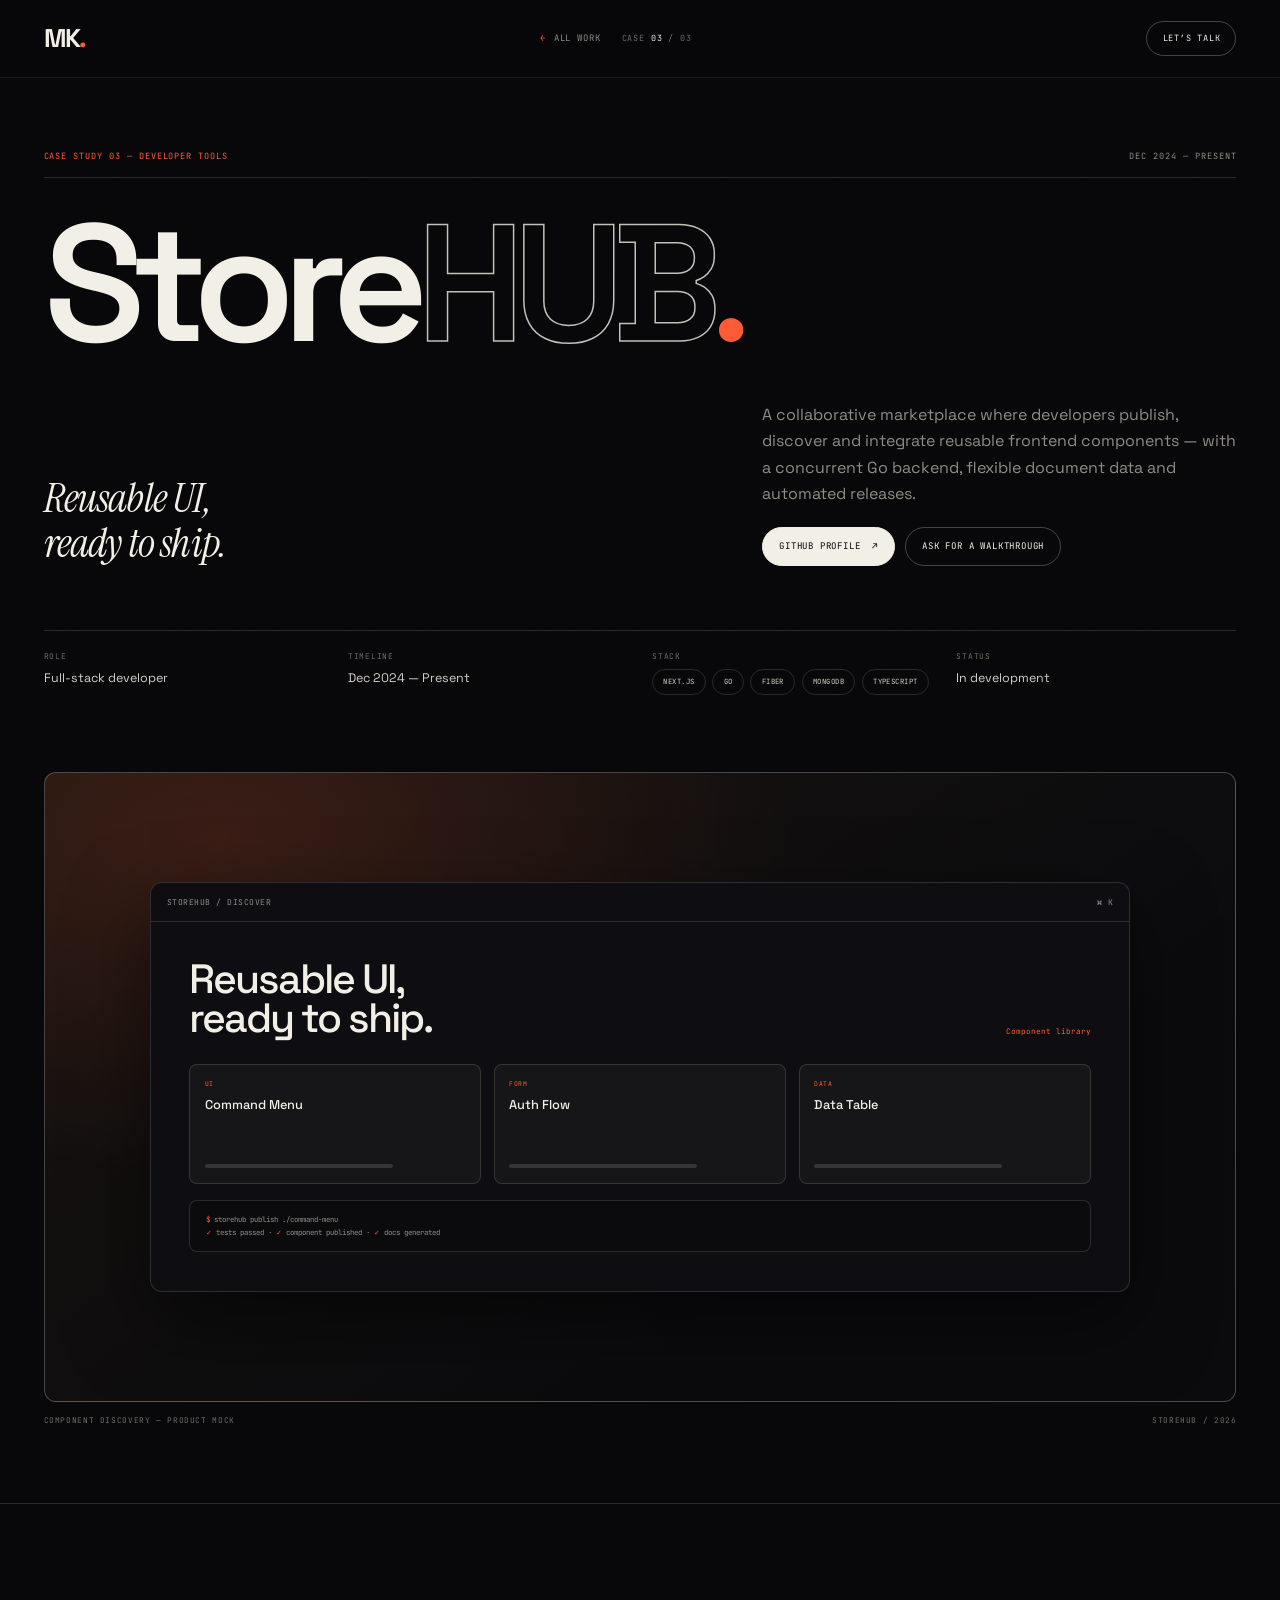
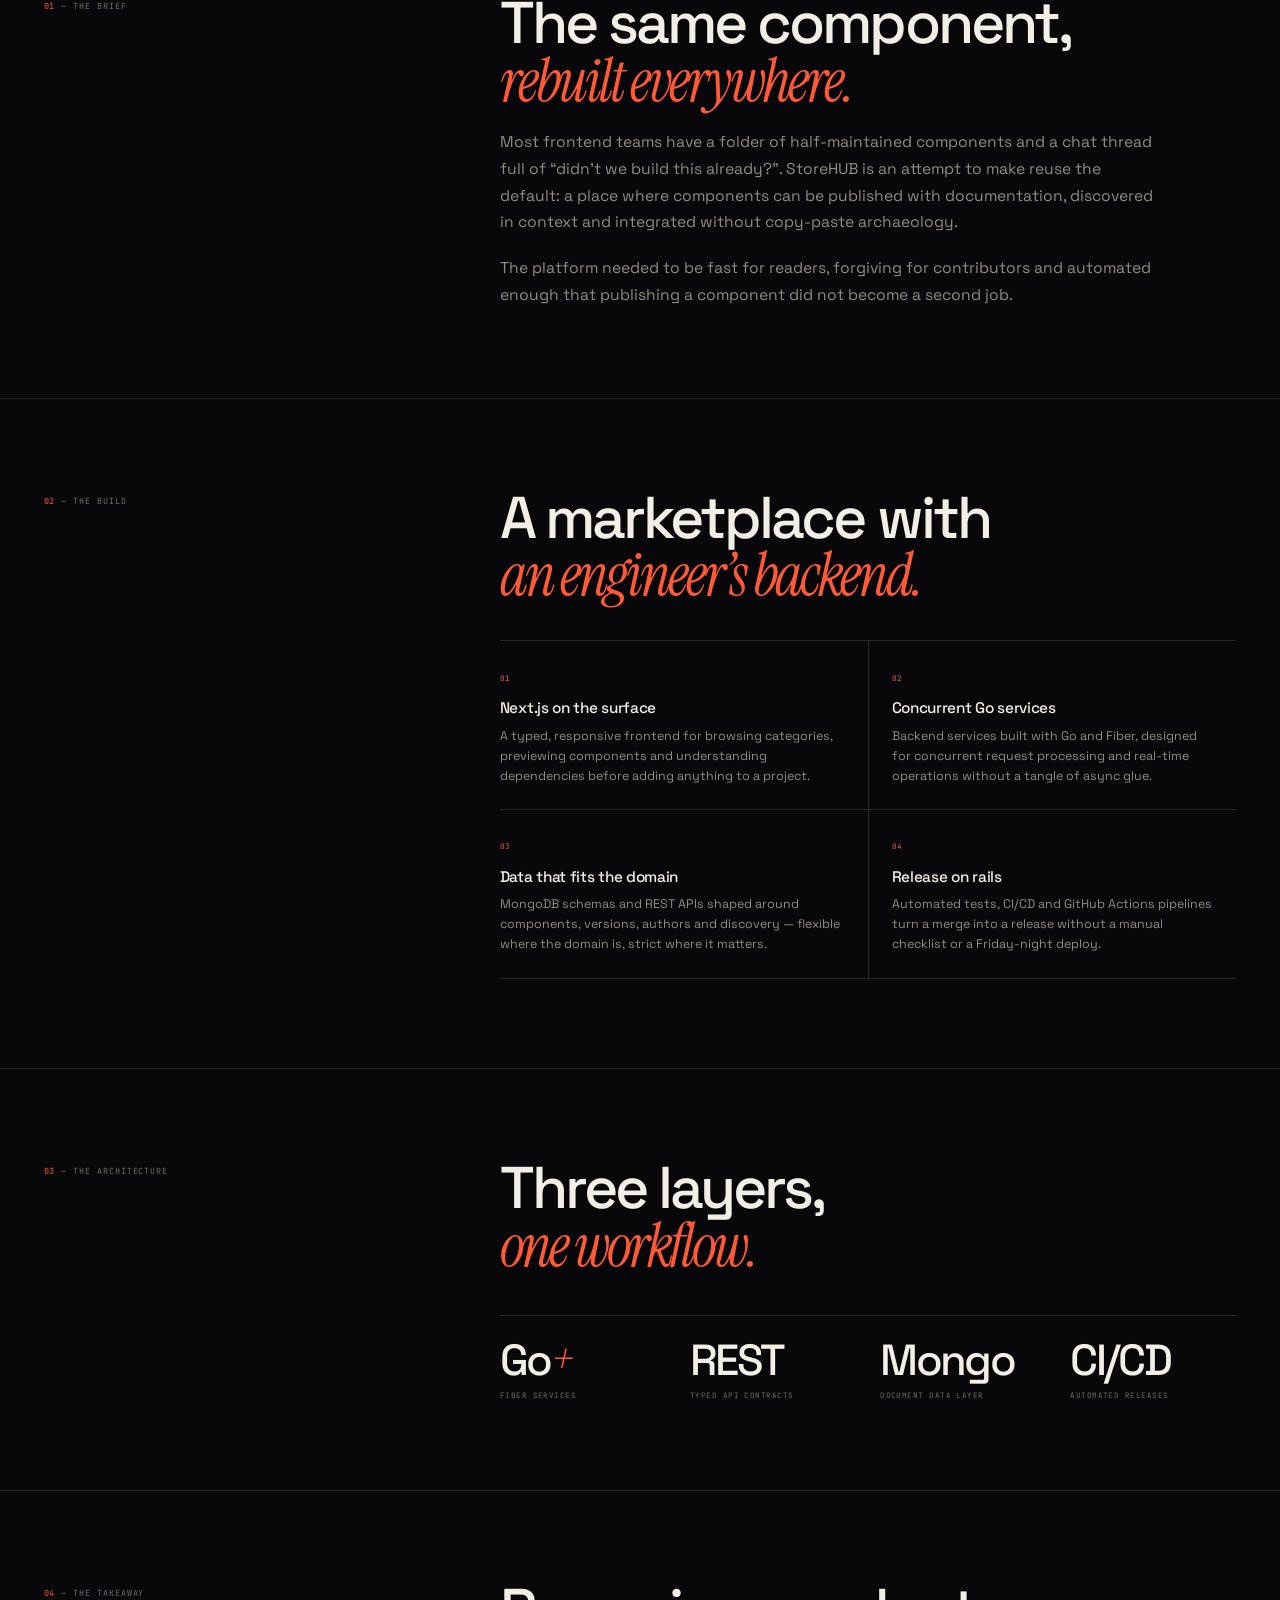
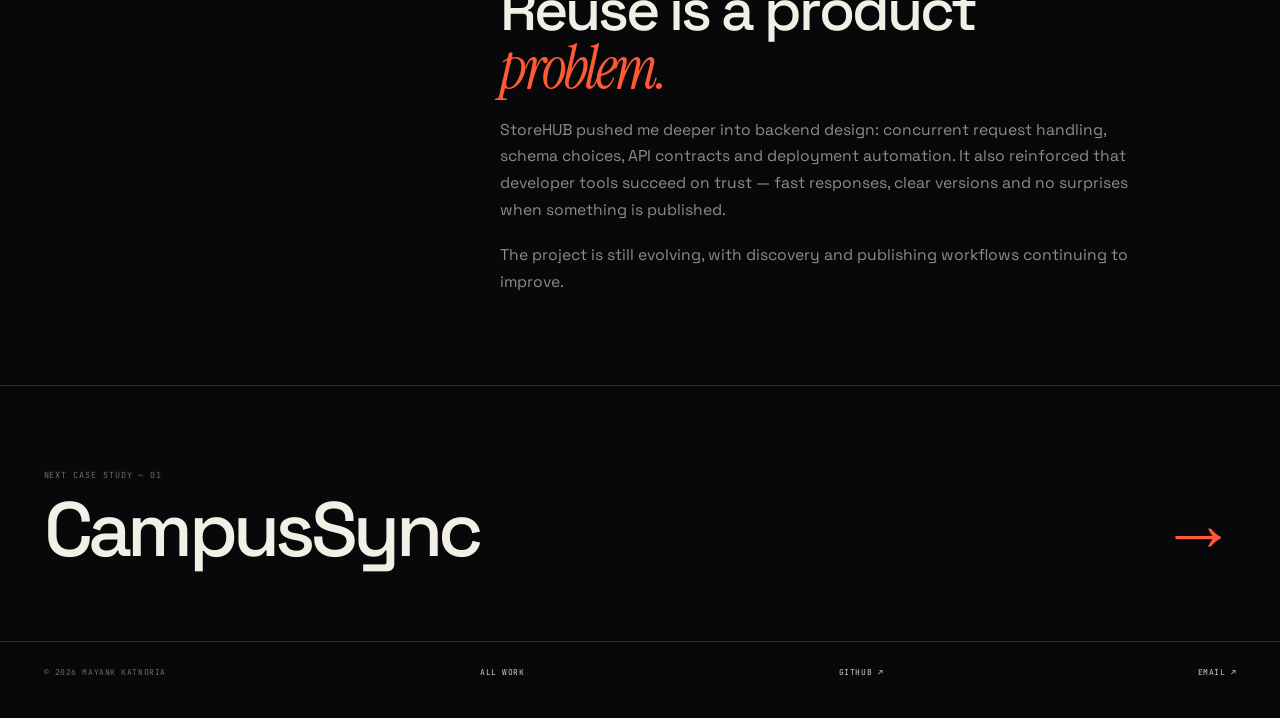
<file: default-workspace/work/storehub.html>
<!DOCTYPE html>
<html lang="en" class="no-js">
<head>
  <meta charset="UTF-8" />
  <meta name="viewport" content="width=device-width, initial-scale=1.0" />
  <title>StoreHUB — Case Study · Mayank Katnoria</title>
  <meta name="description" content="StoreHUB: a collaborative component marketplace built with Next.js, Go, Fiber, MongoDB and automated CI/CD." />
  <meta name="theme-color" content="#08080a" />
  <meta property="og:title" content="StoreHUB — Case Study" />
  <meta property="og:description" content="A collaborative home for reusable frontend components, built with Go and Fiber." />
  <meta property="og:image" content="../assets/og.png" />
  <link rel="icon" href="../assets/favicon.svg" type="image/svg+xml" />
  <link rel="preconnect" href="https://fonts.googleapis.com" />
  <link rel="preconnect" href="https://fonts.gstatic.com" crossorigin />
  <link href="https://fonts.googleapis.com/css2?family=Instrument+Serif:ital@0;1&family=JetBrains+Mono:wght@400;500&family=Space+Grotesk:wght@400;500;600;700&display=swap" rel="stylesheet" />
  <link rel="stylesheet" href="../css/base.css" />
  <link rel="stylesheet" href="../css/work.css" />
  <script>document.documentElement.classList.replace('no-js', 'js');</script>
</head>
<body class="case-page" style="--accent:#ff5a36">
  <div class="grain" aria-hidden="true"></div>
  <div class="progress-top" aria-hidden="true"><i id="scrollProgress"></i></div>

  <header class="site-header case-header">
    <a class="logo" href="../index.html" aria-label="Mayank Katnoria — home">MK<span>.</span></a>
    <nav class="case-header__nav" aria-label="Case navigation">
      <a class="nav-back" href="../index.html#work"><span aria-hidden="true">←</span> All work</a>
      <span class="case-header__meta">Case <b>03</b> / 03</span>
    </nav>
    <div class="header-actions">
      <a class="btn btn--sm" href="mailto:mayankkatnoria518@gmail.com">Let’s talk</a>
    </div>
  </header>

  <main class="case-main">
    <article>
      <header class="case-hero">
        <div class="case-hero__meta">
          <span>Case study 03 — Developer tools</span>
          <span>Dec 2024 — Present</span>
        </div>

        <h1 data-reveal>Store<span>HUB</span><em>.</em></h1>

        <div class="case-hero__lead">
          <p class="case-hero__tagline" data-reveal>Reusable UI,<br />ready to ship.</p>
          <div data-reveal style="--delay:.08s">
            <p class="case-hero__summary">A collaborative marketplace where developers publish, discover and integrate reusable frontend components — with a concurrent Go backend, flexible document data and automated releases.</p>
            <div class="case-hero__links">
              <a class="btn btn--solid" href="https://github.com/Mayank5432112345" target="_blank" rel="noopener">GitHub profile <span aria-hidden="true">↗</span></a>
              <a class="btn" href="mailto:mayankkatnoria518@gmail.com?subject=StoreHUB%20walkthrough">Ask for a walkthrough</a>
            </div>
          </div>
        </div>

        <dl class="case-facts" data-reveal>
          <div><dt>Role</dt><dd>Full-stack developer</dd></div>
          <div><dt>Timeline</dt><dd>Dec 2024 — Present</dd></div>
          <div><dt>Stack</dt><dd><div class="tags"><span>Next.js</span><span>Go</span><span>Fiber</span><span>MongoDB</span><span>TypeScript</span></div></dd></div>
          <div><dt>Status</dt><dd>In development</dd></div>
        </dl>
      </header>

      <div class="case-hero" style="padding-top:0" data-reveal>
        <div class="case-cover--mock">
          <div class="store-page" aria-hidden="true">
            <div class="store-page__bar"><span>storehub / discover</span><span>⌘ K</span></div>
            <div class="store-page__body">
              <div class="store-page__head">
                <h3>Reusable UI,<br />ready to ship.</h3>
                <span>Component library</span>
              </div>
              <div class="store-page__grid">
                <div class="store-page__tile"><span>UI</span><strong>Command Menu</strong><i></i></div>
                <div class="store-page__tile"><span>FORM</span><strong>Auth Flow</strong><i></i></div>
                <div class="store-page__tile"><span>DATA</span><strong>Data Table</strong><i></i></div>
              </div>
              <div class="store-page__code"><b>$</b> storehub publish ./command-menu<br /><b>✓</b> tests passed · <b>✓</b> component published · <b>✓</b> docs generated</div>
            </div>
          </div>
        </div>
        <div class="case-cover__caption"><span>Component discovery — product mock</span><span>StoreHUB / 2026</span></div>
      </div>

      <section class="case-section">
        <div class="case-section__inner case-block">
          <div class="case-label"><span>01</span> — The brief</div>
          <div class="case-content" data-reveal>
            <h2>The same component,<br /><em>rebuilt everywhere.</em></h2>
            <p>Most frontend teams have a folder of half-maintained components and a chat thread full of “didn’t we build this already?”. StoreHUB is an attempt to make reuse the default: a place where components can be published with documentation, discovered in context and integrated without copy-paste archaeology.</p>
            <p>The platform needed to be fast for readers, forgiving for contributors and automated enough that publishing a component did not become a second job.</p>
          </div>
        </div>
      </section>

      <section class="case-section">
        <div class="case-section__inner case-block">
          <div class="case-label"><span>02</span> — The build</div>
          <div class="case-content" data-reveal>
            <h2>A marketplace with<br /><em>an engineer’s backend.</em></h2>
            <div class="case-list">
              <div class="case-list__item">
                <span>01</span>
                <h3>Next.js on the surface</h3>
                <p>A typed, responsive frontend for browsing categories, previewing components and understanding dependencies before adding anything to a project.</p>
              </div>
              <div class="case-list__item">
                <span>02</span>
                <h3>Concurrent Go services</h3>
                <p>Backend services built with Go and Fiber, designed for concurrent request processing and real-time operations without a tangle of async glue.</p>
              </div>
              <div class="case-list__item">
                <span>03</span>
                <h3>Data that fits the domain</h3>
                <p>MongoDB schemas and REST APIs shaped around components, versions, authors and discovery — flexible where the domain is, strict where it matters.</p>
              </div>
              <div class="case-list__item">
                <span>04</span>
                <h3>Release on rails</h3>
                <p>Automated tests, CI/CD and GitHub Actions pipelines turn a merge into a release without a manual checklist or a Friday-night deploy.</p>
              </div>
            </div>
          </div>
        </div>
      </section>

      <section class="case-section">
        <div class="case-section__inner case-block">
          <div class="case-label"><span>03</span> — The architecture</div>
          <div class="case-content">
            <h2>Three layers,<br /><em>one workflow.</em></h2>
            <div class="case-metrics" data-reveal>
              <div class="case-metric"><strong>Go<em>+</em></strong><span>Fiber services</span></div>
              <div class="case-metric"><strong>REST</strong><span>Typed API contracts</span></div>
              <div class="case-metric"><strong>Mongo</strong><span>Document data layer</span></div>
              <div class="case-metric"><strong>CI/CD</strong><span>Automated releases</span></div>
            </div>
          </div>
        </div>
      </section>

      <section class="case-section">
        <div class="case-section__inner case-block">
          <div class="case-label"><span>04</span> — The takeaway</div>
          <div class="case-content" data-reveal>
            <h2>Reuse is a product<br /><em>problem.</em></h2>
            <p>StoreHUB pushed me deeper into backend design: concurrent request handling, schema choices, API contracts and deployment automation. It also reinforced that developer tools succeed on trust — fast responses, clear versions and no surprises when something is published.</p>
            <p>The project is still evolving, with discovery and publishing workflows continuing to improve.</p>
          </div>
        </div>
      </section>

      <a class="case-next" href="campus-sync.html">
        <div class="case-next__inner">
          <div>
            <span class="case-label">Next case study — 01</span>
            <h2>CampusSync</h2>
          </div>
          <span class="case-next__arrow" aria-hidden="true">→</span>
        </div>
      </a>
    </article>

    <footer class="case-footer">
      <div class="case-footer__inner">
        <span>© <span id="year">2026</span> Mayank Katnoria</span>
        <a href="../index.html#work">All work</a>
        <a href="https://github.com/Mayank5432112345" target="_blank" rel="noopener">GitHub ↗</a>
        <a href="mailto:mayankkatnoria518@gmail.com">Email ↗</a>
      </div>
    </footer>
  </main>

  <script src="../js/work.js" defer></script>
</body>
</html>
</file>
<file: default-workspace/css/base.css>
/* ============================================================
   MAYANK KATNORIA — base system
   Shared across the scene experience and case-study pages.
   ============================================================ */

:root {
  --bg: #08080a;
  --bg-2: #0d0d11;
  --surface: #111116;
  --surface-2: #17171d;
  --bone: #f2efe6;
  --bone-dim: #d3cfc5;
  --muted: #8f8c85;
  --muted-2: #6e6c66;
  --line: rgba(242, 239, 230, 0.14);
  --line-strong: rgba(242, 239, 230, 0.26);
  --line-dark: rgba(8, 8, 10, 0.16);
  --accent: #ff5a36;
  --accent-soft: rgba(255, 90, 54, 0.14);
  --lime: #c8ff4a;
  --teal: #33e6b0;
  --blue: #7c8bff;
  --serif: "Instrument Serif", "Times New Roman", serif;
  --sans: "Space Grotesk", "Helvetica Neue", Arial, sans-serif;
  --mono: "JetBrains Mono", "SFMono-Regular", Consolas, monospace;
  --pad: clamp(1.25rem, 3.4vw, 3.5rem);
  --header: 78px;
  --ease: cubic-bezier(0.16, 1, 0.3, 1);
  --ease-soft: cubic-bezier(0.33, 1, 0.68, 1);
  --noise: url("data:image/svg+xml,%3Csvg xmlns='http://www.w3.org/2000/svg' width='180' height='180'%3E%3Cfilter id='n'%3E%3CfeTurbulence type='fractalNoise' baseFrequency='.82' numOctaves='4' stitchTiles='stitch'/%3E%3C/filter%3E%3Crect width='180' height='180' filter='url(%23n)' opacity='.55'/%3E%3C/svg%3E");
}

*,
*::before,
*::after { box-sizing: border-box; }

html {
  -webkit-text-size-adjust: 100%;
  scroll-behavior: smooth;
  scroll-padding-top: 0;
  background: var(--bg);
}

body {
  margin: 0;
  background: var(--bg);
  color: var(--bone);
  font-family: var(--sans);
  font-size: 16px;
  font-weight: 400;
  line-height: 1.5;
  -webkit-font-smoothing: antialiased;
  -moz-osx-font-smoothing: grayscale;
  overflow-x: clip;
  text-rendering: optimizeLegibility;
}

body.menu-open,
body.modal-open { overflow: hidden; }

::selection { background: var(--accent); color: var(--bone); }
img, svg { display: block; max-width: 100%; }
a { color: inherit; text-decoration: none; }
button { font: inherit; color: inherit; background: none; border: 0; padding: 0; cursor: pointer; }
ul, ol { list-style: none; margin: 0; padding: 0; }
p, h1, h2, h3, h4, figure, blockquote, dl, dd { margin: 0; }
sup { font-size: 0.6em; }

:focus-visible {
  outline: 2px solid var(--accent);
  outline-offset: 4px;
  border-radius: 2px;
}

.skip-link {
  position: fixed;
  top: 1rem;
  left: 1rem;
  z-index: 999;
  padding: 0.8rem 1.1rem;
  background: var(--accent);
  color: var(--bone);
  font-family: var(--mono);
  font-size: 0.68rem;
  text-transform: uppercase;
  letter-spacing: 0.08em;
  transform: translateY(-200%);
  transition: transform 0.3s var(--ease);
}
.skip-link:focus { transform: translateY(0); }

.grain {
  position: fixed;
  inset: 0;
  z-index: 300;
  pointer-events: none;
  background-image: var(--noise);
  background-size: 180px 180px;
  opacity: 0.05;
  mix-blend-mode: soft-light;
}

/* Custom cursor */
.cursor { display: none; }
@media (pointer: fine) {
  body.has-cursor,
  body.has-cursor a,
  body.has-cursor button,
  body.has-cursor summary { cursor: none; }

  body.has-cursor .cursor {
    display: block;
    position: fixed;
    inset: 0;
    z-index: 600;
    pointer-events: none;
  }
  .cursor__dot,
  .cursor__ring {
    position: absolute;
    top: 0;
    left: 0;
    border-radius: 50%;
    pointer-events: none;
    will-change: transform;
  }
  .cursor__dot {
    width: 5px;
    height: 5px;
    margin: -2.5px 0 0 -2.5px;
    background: var(--accent);
  }
  .cursor__ring {
    width: 34px;
    height: 34px;
    margin: -17px 0 0 -17px;
    border: 1px solid rgba(242, 239, 230, 0.5);
    transition: width 0.3s var(--ease), height 0.3s var(--ease),
      margin 0.3s var(--ease), border-color 0.3s ease, background-color 0.3s ease;
  }
  .cursor.is-hover .cursor__ring {
    width: 56px;
    height: 56px;
    margin: -28px 0 0 -28px;
    border-color: var(--accent);
    background: rgba(255, 90, 54, 0.1);
  }
  .cursor.is-hidden .cursor__dot,
  .cursor.is-hidden .cursor__ring { opacity: 0; }
}

.progress-top {
  position: fixed;
  inset: 0 0 auto;
  height: 2px;
  z-index: 220;
  pointer-events: none;
}
.progress-top i {
  display: block;
  width: 0;
  height: 100%;
  background: var(--accent);
}

/* ============================================================
   HEADER
   ============================================================ */

.site-header {
  position: fixed;
  top: 0;
  left: 0;
  right: 0;
  z-index: 120;
  display: flex;
  align-items: center;
  justify-content: space-between;
  gap: 2rem;
  height: var(--header);
  padding: 0 var(--pad);
  border-bottom: 1px solid transparent;
  transition: background-color 0.4s ease, border-color 0.4s ease,
    backdrop-filter 0.4s ease;
}
.site-header.is-scrolled {
  background: rgba(8, 8, 10, 0.7);
  -webkit-backdrop-filter: blur(18px);
  backdrop-filter: blur(18px);
  border-bottom-color: rgba(242, 239, 230, 0.08);
}
body.menu-open .site-header { background: transparent; border-color: transparent; backdrop-filter: none; }
body.menu-open .site-header .header-actions .btn,
body.menu-open .site-header .status { opacity: 0; pointer-events: none; }

.logo {
  font-size: 1.6rem;
  font-weight: 700;
  line-height: 0.8;
  letter-spacing: -0.07em;
  color: var(--bone);
  flex: none;
}
.logo span { color: var(--accent); }

.site-nav { display: flex; align-items: center; gap: clamp(1.35rem, 2.4vw, 2.6rem); }
.site-nav a {
  position: relative;
  font-family: var(--mono);
  font-size: 0.58rem;
  text-transform: uppercase;
  letter-spacing: 0.12em;
  color: var(--muted);
  padding: 0.35rem 0;
  transition: color 0.3s ease;
}
.site-nav a::after {
  content: "";
  position: absolute;
  left: 0;
  right: 0;
  bottom: 0;
  height: 1px;
  background: var(--accent);
  transform: scaleX(0);
  transform-origin: right;
  transition: transform 0.4s var(--ease);
}
.site-nav a:hover,
.site-nav a.is-active { color: var(--bone); }
.site-nav a:hover::after,
.site-nav a.is-active::after { transform: scaleX(1); transform-origin: left; }

.header-actions { display: flex; align-items: center; gap: 1rem; }
.status {
  display: inline-flex;
  align-items: center;
  gap: 0.5rem;
  font-family: var(--mono);
  font-size: 0.53rem;
  text-transform: uppercase;
  letter-spacing: 0.1em;
  color: var(--muted);
  white-space: nowrap;
}
.status i {
  width: 6px;
  height: 6px;
  border-radius: 50%;
  background: var(--teal);
  box-shadow: 0 0 0 0 rgba(51, 230, 176, 0.45);
  animation: statusPulse 2.8s infinite;
}
@keyframes statusPulse {
  0% { box-shadow: 0 0 0 0 rgba(51, 230, 176, 0.45); }
  60% { box-shadow: 0 0 0 6px rgba(51, 230, 176, 0); }
  100% { box-shadow: 0 0 0 0 rgba(51, 230, 176, 0); }
}

/* Buttons */
.btn {
  display: inline-flex;
  align-items: center;
  justify-content: center;
  gap: 0.7rem;
  padding: 0.9rem 1.25rem;
  border: 1px solid var(--line-strong);
  border-radius: 100px;
  font-family: var(--mono);
  font-size: 0.57rem;
  text-transform: uppercase;
  letter-spacing: 0.09em;
  color: var(--bone);
  background: transparent;
  transition: background-color 0.35s ease, color 0.35s ease,
    border-color 0.35s ease, transform 0.25s var(--ease);
  white-space: nowrap;
}
.btn:hover { border-color: var(--bone); }
.magnetic { will-change: transform; }
.btn--sm { padding: 0.65rem 0.95rem; font-size: 0.54rem; }
.btn--solid { background: var(--bone); border-color: var(--bone); color: var(--bg); }
.btn--solid:hover { background: var(--accent); border-color: var(--accent); color: var(--bone); }
.btn .icon {
  width: 1em;
  height: 1em;
  fill: none;
  stroke: currentColor;
  stroke-width: 1.6;
  stroke-linecap: round;
  stroke-linejoin: round;
  transition: transform 0.3s var(--ease);
}
.btn:hover .icon { transform: translate(2px, -2px); }

.link-arrow {
  display: inline-flex;
  align-items: center;
  gap: 0.55rem;
  padding-bottom: 0.3rem;
  border-bottom: 1px solid var(--line-strong);
  font-family: var(--mono);
  font-size: 0.57rem;
  text-transform: uppercase;
  letter-spacing: 0.09em;
  color: var(--bone-dim);
  transition: color 0.3s ease, border-color 0.3s ease;
}
.link-arrow:hover { color: var(--accent); border-color: var(--accent); }

.menu-toggle {
  display: none;
  width: 42px;
  height: 42px;
  border: 1px solid var(--line);
  border-radius: 50%;
  align-items: center;
  justify-content: center;
  flex-direction: column;
  gap: 5px;
  transition: border-color 0.3s ease;
}
.menu-toggle span {
  display: block;
  width: 15px;
  height: 1.5px;
  background: var(--bone);
  transition: transform 0.4s var(--ease);
}
.menu-toggle[aria-expanded="true"] { border-color: var(--accent); }
.menu-toggle[aria-expanded="true"] span:first-child { transform: translateY(3.25px) rotate(45deg); }
.menu-toggle[aria-expanded="true"] span:last-child { transform: translateY(-3.25px) rotate(-45deg); }
.menu-toggle:hover { border-color: var(--accent); }

/* ============================================================
   MOBILE MENU
   ============================================================ */

.menu {
  position: fixed;
  inset: 0;
  z-index: 110;
  background: #0a0a0d;
  padding: calc(var(--header) + 2rem) var(--pad) 1.5rem;
  display: flex;
  flex-direction: column;
  justify-content: space-between;
  transform: translateY(-100%);
  visibility: hidden;
  transition: transform 0.8s var(--ease), visibility 0.8s;
}
.menu.is-open { transform: translateY(0); visibility: visible; }
.menu::before {
  content: "";
  position: absolute;
  inset: 0;
  background: radial-gradient(60% 50% at 80% 0%, rgba(255, 90, 54, 0.14), transparent 70%);
  pointer-events: none;
}
.menu__head {
  display: flex;
  justify-content: space-between;
  gap: 2rem;
  padding-bottom: 1.25rem;
  border-bottom: 1px solid var(--line);
  position: relative;
}
.menu__eyebrow,
.menu__meta {
  font-family: var(--mono);
  font-size: 0.55rem;
  text-transform: uppercase;
  letter-spacing: 0.12em;
  color: var(--muted);
}
.menu__meta { text-align: right; line-height: 1.6; }
.menu__nav { position: relative; margin-block: auto; padding-block: 1rem; }
.menu__nav a {
  display: flex;
  align-items: baseline;
  gap: 1rem;
  padding: 0.2em 0;
  border-bottom: 1px solid var(--line);
  font-size: clamp(2.2rem, 8.5vw, 4.4rem);
  font-weight: 500;
  letter-spacing: -0.05em;
  line-height: 1.12;
  transition: color 0.25s ease, padding-left 0.4s var(--ease);
}
.menu__nav a span {
  font-family: var(--mono);
  font-size: 0.55rem;
  letter-spacing: 0.1em;
  color: var(--accent);
  font-weight: 400;
}
.menu__nav a:hover { color: var(--accent); padding-left: 0.15em; }
.menu__foot {
  display: flex;
  justify-content: space-between;
  align-items: flex-end;
  gap: 2rem;
  position: relative;
  font-family: var(--mono);
  font-size: 0.57rem;
  text-transform: uppercase;
  letter-spacing: 0.06em;
  color: var(--bone-dim);
}
.menu__foot > a { border-bottom: 1px solid var(--line-strong); padding-bottom: 0.3rem; }
.menu__socials { display: flex; flex-direction: column; gap: 0.35rem; text-align: right; }
.menu__socials a { color: var(--muted); transition: color 0.25s ease; }
.menu__socials a:hover { color: var(--accent); }

/* ============================================================
   SHARED CONTENT
   ============================================================ */

.eyebrow {
  display: inline-flex;
  align-items: center;
  gap: 0.5rem;
  font-family: var(--mono);
  font-size: 0.57rem;
  text-transform: uppercase;
  letter-spacing: 0.14em;
  color: var(--muted);
}
.eyebrow i { color: var(--accent); font-style: normal; }

.display {
  font-size: clamp(3.2rem, 6.7vw, 7rem);
  font-weight: 500;
  line-height: 0.9;
  letter-spacing: -0.06em;
  text-wrap: balance;
}
.display em {
  font-family: var(--serif);
  font-style: italic;
  font-weight: 400;
  letter-spacing: -0.02em;
  color: var(--accent);
}

.scene-head { display: flex; flex-direction: column; gap: 1.1rem; }
.scene-head__intro {
  max-width: 36ch;
  font-size: 0.94rem;
  line-height: 1.6;
  color: var(--muted);
}
.scene-head--split {
  flex-direction: row;
  align-items: flex-end;
  justify-content: space-between;
  gap: clamp(2rem, 5vw, 5rem);
}
.scene-head--split > div { flex: 0 1 auto; }
.scene-head--split .scene-head__intro { flex: 0 1 34ch; padding-bottom: 0.35rem; }

.icon-mask {
  display: inline-block;
  width: 1em;
  height: 1em;
  background: currentColor;
  -webkit-mask: var(--icon) center / contain no-repeat;
  mask: var(--icon) center / contain no-repeat;
  flex: none;
}

.tags { display: flex; flex-wrap: wrap; gap: 0.4rem; }
.tags span {
  font-family: var(--mono);
  font-size: 0.5rem;
  text-transform: uppercase;
  letter-spacing: 0.06em;
  color: var(--bone-dim);
  border: 1px solid var(--line);
  border-radius: 100px;
  padding: 0.42rem 0.65rem;
  white-space: nowrap;
}

.circle-btn {
  width: 40px;
  height: 40px;
  border: 1px solid var(--line-strong);
  border-radius: 50%;
  display: grid;
  place-items: center;
  font-size: 0.85rem;
  color: var(--bone);
  transition: background-color 0.3s ease, color 0.3s ease, border-color 0.3s ease;
}
.circle-btn:hover { background: var(--accent); border-color: var(--accent); color: var(--bone); }

/* ============================================================
   FOOTER (contact scene + case pages)
   ============================================================ */

.site-footer {
  display: flex;
  align-items: center;
  justify-content: space-between;
  gap: 1.5rem;
  padding-top: 1.1rem;
  border-top: 1px solid var(--line);
  font-family: var(--mono);
  font-size: 0.51rem;
  text-transform: uppercase;
  letter-spacing: 0.06em;
  color: var(--muted);
}
.site-footer a { color: var(--bone-dim); transition: color 0.25s ease; }
.site-footer a:hover { color: var(--accent); }

/* ============================================================
   REVEAL UTILITIES
   ============================================================ */

.js [data-reveal] {
  opacity: 0;
  transform: translateY(24px);
  transition: opacity 0.8s var(--ease), transform 0.8s var(--ease);
  transition-delay: var(--delay, 0s);
}
.js [data-reveal].is-in { opacity: 1; transform: none; }

/* ============================================================
   RESPONSIVE
   ============================================================ */

@media (max-width: 1180px) {
  .scene-rail { display: none; }
}

@media (max-width: 1080px) {
  .site-nav { display: none; }
  .menu-toggle { display: inline-flex; }
  .status { display: none; }
}

@media (max-width: 760px) {
  :root { --header: 68px; --pad: 1.25rem; }
  .site-header { padding-inline: 1.25rem; }
  .header-actions .btn { display: none; }
  .logo { font-size: 1.5rem; }
  .menu__foot { flex-direction: column; align-items: flex-start; gap: 1rem; }
  .menu__socials { text-align: left; flex-direction: row; flex-wrap: wrap; gap: 0.8rem 1.2rem; }
  .site-footer { flex-direction: column; align-items: flex-start; gap: 0.5rem; }
  .site-footer span:nth-child(2) { display: none; }
}

@media (prefers-reduced-motion: reduce) {
  html { scroll-behavior: auto; }
  *,
  *::before,
  *::after {
    animation-duration: 0.001ms !important;
    animation-iteration-count: 1 !important;
    transition-duration: 0.001ms !important;
    scroll-behavior: auto !important;
  }
  .cursor { display: none !important; }
  body.has-cursor,
  body.has-cursor a,
  body.has-cursor button { cursor: auto; }
  .js [data-reveal] { opacity: 1 !important; transform: none !important; }
}

/* ============================================================
   MOBILE PERFORMANCE
   Remove the most expensive compositing on phones / touch devices.
   ============================================================ */

@media (max-width: 820px), (pointer: coarse) {
  .grain { display: none; }
  .site-header.is-scrolled,
  .case-header {
    background: rgba(8, 8, 10, 0.94);
    -webkit-backdrop-filter: none;
    backdrop-filter: none;
  }
  .status i { animation: none; box-shadow: none; }
}
</file>
<file: default-workspace/css/scene.css>
/* ============================================================
   SCENE EXPERIENCE
   Fixed 3D stage, six scenes, one scroll track.
   ============================================================ */

html { scroll-snap-type: y proximity; }

.journey { position: relative; }

.stage {
  position: fixed;
  inset: 0;
  z-index: 1;
  height: 100svh;
  perspective: 1400px;
  perspective-origin: 50% 44%;
  overflow: hidden;
}

.anchors { position: relative; z-index: 0; pointer-events: none; }
.anchor { height: 100svh; scroll-snap-align: start; scroll-snap-stop: always; }

.scene {
  position: absolute;
  inset: 0;
  display: flex;
  align-items: center;
  justify-content: center;
  padding: calc(var(--header) + 2rem) var(--pad) 3.2rem;
  opacity: 0;
  visibility: hidden;
  backface-visibility: hidden;
  overflow: hidden;
  contain: layout paint style;
}
.scene.is-active { opacity: 1; visibility: visible; }

.scene__bg { position: absolute; inset: 0; z-index: 0; pointer-events: none; }
.scene__bg::after {
  content: "";
  position: absolute;
  inset: 0;
  background: radial-gradient(60% 60% at 50% 50%, transparent 35%, var(--bg) 100%);
  opacity: 0.55;
}
.scene__grid {
  position: absolute;
  inset: 0;
  background-image:
    linear-gradient(90deg, rgba(242, 239, 230, 0.045) 1px, transparent 1px),
    linear-gradient(0deg, rgba(242, 239, 230, 0.035) 1px, transparent 1px);
  background-size: 12.5% 25%;
  -webkit-mask-image: radial-gradient(70% 70% at 50% 45%, #000 10%, transparent 80%);
  mask-image: radial-gradient(70% 70% at 50% 45%, #000 10%, transparent 80%);
}
.scene__num {
  position: absolute;
  right: -2%;
  bottom: -16%;
  font-size: 34vw;
  font-weight: 600;
  line-height: 0.7;
  letter-spacing: -0.09em;
  color: transparent;
  -webkit-text-stroke: 1px rgba(242, 239, 230, 0.06);
  pointer-events: none;
}
.scene--hero .scene__bg {
  background: radial-gradient(55% 65% at 72% 45%, rgba(255, 90, 54, 0.19), transparent 62%),
    radial-gradient(40% 50% at 20% 100%, rgba(124, 139, 255, 0.08), transparent 70%);
}
.scene--about .scene__bg {
  background: radial-gradient(50% 60% at 18% 78%, rgba(124, 139, 255, 0.13), transparent 66%),
    radial-gradient(30% 40% at 88% 10%, rgba(255, 90, 54, 0.07), transparent 70%);
}
.scene--stack .scene__bg {
  background: radial-gradient(55% 65% at 80% 48%, rgba(51, 230, 176, 0.11), transparent 66%),
    radial-gradient(35% 40% at 10% 0%, rgba(255, 90, 54, 0.07), transparent 70%);
}
.scene--work .scene__bg {
  background: radial-gradient(55% 60% at 50% 100%, rgba(255, 90, 54, 0.13), transparent 68%),
    radial-gradient(40% 40% at 95% 0%, rgba(200, 255, 74, 0.05), transparent 70%);
}
.scene--achievements .scene__bg {
  background: radial-gradient(50% 60% at 85% 78%, rgba(200, 255, 74, 0.1), transparent 66%),
    radial-gradient(35% 45% at 0% 20%, rgba(255, 90, 54, 0.08), transparent 70%);
}
.scene--contact .scene__bg {
  background: radial-gradient(60% 70% at 50% 100%, rgba(255, 90, 54, 0.22), transparent 68%),
    radial-gradient(40% 40% at 80% 0%, rgba(124, 139, 255, 0.08), transparent 70%);
}

.scene__inner {
  position: relative;
  z-index: 2;
  width: 100%;
  max-width: 1560px;
  height: 100%;
  display: flex;
  flex-direction: column;
  justify-content: center;
  gap: clamp(1.2rem, 2.5vh, 2rem);
}

/* content entrance per scene */
.scene .scene__inner > * {
  transition: opacity 0.75s var(--ease), transform 0.75s var(--ease);
}
.scene:not(.is-active) .scene__inner > * { opacity: 0; transform: translateY(22px); }
.scene.is-active .scene__inner > *:nth-child(2) { transition-delay: 0.08s; }
.scene.is-active .scene__inner > *:nth-child(3) { transition-delay: 0.14s; }
.scene.is-active .scene__inner > *:nth-child(4) { transition-delay: 0.2s; }

/* ============================================================
   HERO
   ============================================================ */

.hero { justify-content: space-between; gap: clamp(0.6rem, 1.6vh, 1.2rem); padding-top: 0.35rem; }
.scene--hero { padding-bottom: 2.4rem; }

.hero__top {
  display: flex;
  align-items: center;
  justify-content: space-between;
  gap: 2rem;
  padding-bottom: 0.85rem;
  border-bottom: 1px solid var(--line);
}
.hero__loc {
  font-family: var(--mono);
  font-size: 0.53rem;
  text-transform: uppercase;
  letter-spacing: 0.1em;
  color: var(--muted);
  display: inline-flex;
  gap: 1rem;
}
.hero__loc span { color: var(--muted-2); }

.hero__title {
  font-size: clamp(3.2rem, 12.6vw, 14rem);
  font-weight: 600;
  line-height: 0.79;
  letter-spacing: -0.078em;
  margin: 0;
  position: relative;
  flex: none;
}
.hero__line { display: block; white-space: nowrap; }
.hero__line--outline {
  color: transparent;
  -webkit-text-stroke: 1.5px rgba(242, 239, 230, 0.8);
  padding-left: 0.035em;
}
.hero__dot {
  color: var(--accent);
  -webkit-text-stroke: 0;
  -webkit-text-fill-color: var(--accent);
  font-style: normal;
}

.hero__body {
  display: grid;
  grid-template-columns: minmax(0, 1fr) minmax(0, 0.85fr);
  align-items: center;
  gap: clamp(2rem, 4vw, 4.5rem);
  flex: 1;
  min-height: 0;
}
.hero__copy { max-width: 570px; }
.hero__intro {
  font-size: clamp(1rem, 1.35vw, 1.25rem);
  line-height: 1.55;
  color: var(--bone-dim);
  max-width: 43ch;
}
.hero__intro em {
  font-family: var(--serif);
  font-style: italic;
  font-size: 1.12em;
  color: var(--bone);
}
.hero__meta {
  display: flex;
  flex-wrap: wrap;
  gap: 0.55rem 1.4rem;
  margin-top: 1.3rem;
  font-family: var(--mono);
  font-size: 0.53rem;
  text-transform: uppercase;
  letter-spacing: 0.08em;
  color: var(--muted);
}
.hero__meta span { display: inline-flex; align-items: center; gap: 0.55rem; }
.hero__meta span::before {
  content: "";
  width: 4px;
  height: 4px;
  border-radius: 50%;
  background: var(--accent);
}
.hero__actions { display: flex; align-items: center; gap: 1.5rem; margin-top: 1.6rem; }

.hero__visual {
  align-self: stretch;
  min-height: 0;
  display: flex;
  align-items: center;
  justify-content: center;
}
.model {
  position: relative;
  width: min(34vw, 480px, 47vh);
  max-width: 100%;
  aspect-ratio: 1;
  touch-action: pan-y;
}
.model::before {
  content: "";
  position: absolute;
  inset: 18%;
  border-radius: 50%;
  background: radial-gradient(circle, rgba(255, 90, 54, 0.2), transparent 66%);
  filter: blur(24px);
  pointer-events: none;
}
.model canvas {
  position: absolute;
  inset: 0;
  width: 100%;
  height: 100%;
  display: block;
  z-index: 2;
  touch-action: pan-y;
}
.model__ring {
  position: absolute;
  border-radius: 50%;
  pointer-events: none;
}
.model__ring--a {
  inset: 5%;
  border: 1px solid rgba(242, 239, 230, 0.13);
}
.model__ring--b {
  inset: 0;
  border: 1px dashed rgba(255, 90, 54, 0.26);
  animation: spin 60s linear infinite;
}
.model__ring--b::after {
  content: "";
  position: absolute;
  top: 50%;
  left: -3px;
  width: 6px;
  height: 6px;
  border-radius: 50%;
  background: var(--accent);
  box-shadow: 0 0 12px rgba(255, 90, 54, 0.8);
}
.model__core {
  position: absolute;
  top: 50%;
  left: 50%;
  transform: translate(-50%, -50%);
  z-index: 3;
  font-family: var(--serif);
  font-size: clamp(2.5rem, 4.6vw, 4.4rem);
  line-height: 1;
  letter-spacing: 0.02em;
  color: var(--bone);
  text-shadow: 0 0 26px rgba(255, 90, 54, 0.45);
  pointer-events: none;
}
.model__tag {
  position: absolute;
  z-index: 4;
  display: inline-flex;
  align-items: center;
  gap: 0.45rem;
  padding: 0.45rem 0.7rem;
  border: 1px solid var(--line);
  border-radius: 100px;
  background: rgba(8, 8, 10, 0.62);
  -webkit-backdrop-filter: blur(8px);
  backdrop-filter: blur(8px);
  font-family: var(--mono);
  font-size: 0.46rem;
  text-transform: uppercase;
  letter-spacing: 0.09em;
  color: var(--bone-dim);
  pointer-events: none;
  white-space: nowrap;
}
.model__tag i { width: 4px; height: 4px; border-radius: 50%; background: var(--teal); }
.model__tag--a { top: 10%; right: -2%; }
.model__tag--b { bottom: 9%; left: -2%; color: var(--muted); }
.model__axis {
  position: absolute;
  z-index: 1;
  background: linear-gradient(90deg, transparent, rgba(242, 239, 230, 0.1), transparent);
  pointer-events: none;
}
.model__axis--x { top: 50%; left: -8%; right: -8%; height: 1px; }

@keyframes spin { to { transform: rotate(360deg); } }

.hero__bottom {
  display: flex;
  align-items: center;
  justify-content: space-between;
  gap: 2rem;
  padding-top: 0.9rem;
  border-top: 1px solid var(--line);
}
.hero__socials { display: flex; gap: 1.5rem; }
.hero__socials a {
  font-family: var(--mono);
  font-size: 0.54rem;
  text-transform: uppercase;
  letter-spacing: 0.09em;
  color: var(--muted);
  transition: color 0.25s ease;
}
.hero__socials a:hover { color: var(--accent); }
.hero__coords {
  font-family: var(--mono);
  font-size: 0.5rem;
  letter-spacing: 0.09em;
  color: var(--muted-2);
}

/* hero intro animation */
.js .hero__line {
  opacity: 0;
  transform: translateY(60px);
  transition: opacity 1s var(--ease), transform 1s var(--ease);
}
.js .hero__line:nth-child(2) { transition-delay: 0.1s; }
.js .hero__top,
.js .hero__copy,
.js .hero__visual,
.js .hero__bottom {
  opacity: 0;
  transform: translateY(22px);
  transition: opacity 0.9s var(--ease), transform 0.9s var(--ease);
}
.js .hero__top { transition-delay: 0.05s; }
.js .hero__copy { transition-delay: 0.34s; }
.js .hero__visual { transition-delay: 0.24s; }
.js .hero__bottom { transition-delay: 0.46s; }
body.is-ready .hero__line,
body.is-ready .hero__top,
body.is-ready .hero__copy,
body.is-ready .hero__visual,
body.is-ready .hero__bottom { opacity: 1; transform: none; }

/* ============================================================
   ABOUT
   ============================================================ */

.scene--about .scene__inner { justify-content: center; }
.about__grid {
  display: grid;
  grid-template-columns: minmax(0, 1.15fr) minmax(0, 0.85fr);
  gap: clamp(2.5rem, 6vw, 7rem);
  align-items: start;
  flex: 1;
  min-height: 0;
}
.about__copy { max-width: 680px; padding-top: 0.45rem; }
.about__copy .lead {
  font-size: clamp(1.02rem, 1.3vw, 1.22rem);
  line-height: 1.55;
  color: var(--bone-dim);
}
.about__copy .lead em {
  font-family: var(--serif);
  font-style: italic;
  font-size: 1.1em;
  color: var(--accent);
}
.about__copy > p + p {
  margin-top: 0.9rem;
  font-size: 0.9rem;
  line-height: 1.65;
  color: var(--muted);
  max-width: 62ch;
}
.principles {
  display: grid;
  grid-template-columns: repeat(3, 1fr);
  gap: 1.2rem;
  margin-top: 1.7rem;
  padding-top: 1.2rem;
  border-top: 1px solid var(--line);
}
.principle { display: flex; gap: 0.65rem; }
.principle > span {
  font-family: var(--mono);
  font-size: 0.5rem;
  color: var(--accent);
  padding-top: 0.15rem;
}
.principle strong { display: block; font-size: 0.78rem; font-weight: 500; letter-spacing: -0.01em; }
.principle p { margin-top: 0.3rem; font-size: 0.65rem; line-height: 1.5; color: var(--muted); }

.about__side { width: 100%; max-width: 380px; justify-self: end; }
.id-card {
  position: relative;
  aspect-ratio: 0.78;
  padding: 1.3rem;
  border-radius: 14px;
  background:
    radial-gradient(90% 60% at 80% 0%, rgba(255, 90, 54, 0.16), transparent 60%),
    linear-gradient(150deg, #17171d 0%, #0c0c10 70%);
  border: 1px solid var(--line-strong);
  overflow: hidden;
  display: flex;
  flex-direction: column;
  transform-style: preserve-3d;
  will-change: transform;
  box-shadow: 0 30px 80px rgba(0, 0, 0, 0.45);
}
.id-card::after {
  content: "";
  position: absolute;
  inset: 0;
  background-image: var(--noise);
  background-size: 140px;
  opacity: 0.08;
  mix-blend-mode: overlay;
  pointer-events: none;
}
.id-card__glow {
  position: absolute;
  width: 68%;
  aspect-ratio: 1;
  right: -20%;
  bottom: -15%;
  border-radius: 50%;
  background: radial-gradient(circle, rgba(255, 90, 54, 0.35), transparent 65%);
  filter: blur(20px);
}
.id-card__head,
.id-card__foot {
  display: flex;
  justify-content: space-between;
  gap: 0.75rem;
  font-family: var(--mono);
  font-size: 0.48rem;
  text-transform: uppercase;
  letter-spacing: 0.08em;
  color: var(--muted);
  position: relative;
  z-index: 2;
}
.id-card__mono {
  font-family: var(--serif);
  font-size: 7rem;
  line-height: 0.7;
  letter-spacing: -0.04em;
  color: transparent;
  -webkit-text-stroke: 1px rgba(242, 239, 230, 0.35);
  margin: 1.6rem 0 1rem;
  position: relative;
  z-index: 2;
}
.id-card__name {
  font-size: clamp(1.5rem, 2.1vw, 2rem);
  font-weight: 500;
  line-height: 0.95;
  letter-spacing: -0.05em;
  position: relative;
  z-index: 2;
}
.id-card__role {
  margin-top: 0.55rem;
  font-family: var(--mono);
  font-size: 0.52rem;
  line-height: 1.5;
  text-transform: uppercase;
  letter-spacing: 0.06em;
  color: var(--muted);
  max-width: 85%;
  position: relative;
  z-index: 2;
}
.id-card__stamp {
  position: absolute;
  right: 1.1rem;
  top: 3.4rem;
  width: 62px;
  height: 62px;
  border: 1px solid var(--accent);
  border-radius: 50%;
  display: grid;
  place-items: center;
  font-family: var(--mono);
  font-size: 0.5rem;
  line-height: 1.25;
  text-align: center;
  letter-spacing: 0.06em;
  color: var(--accent);
  transform: rotate(9deg);
  z-index: 3;
}
.id-card__foot {
  margin-top: auto;
  padding-top: 0.6rem;
  border-top: 1px solid var(--line);
  position: relative;
  z-index: 2;
}
.id-card__barcode {
  height: 22px;
  margin-top: 0.55rem;
  background: repeating-linear-gradient(90deg, rgba(242, 239, 230, 0.6) 0 2px, transparent 2px 5px, rgba(242, 239, 230, 0.3) 5px 6px, transparent 6px 11px);
  opacity: 0.65;
  position: relative;
  z-index: 2;
}
.education { margin-top: 1rem; padding-top: 0.85rem; border-top: 1px solid var(--line); }
.education__label {
  display: block;
  font-family: var(--mono);
  font-size: 0.48rem;
  text-transform: uppercase;
  letter-spacing: 0.1em;
  color: var(--accent);
  margin-bottom: 0.4rem;
}
.education strong { display: block; font-size: 0.78rem; font-weight: 500; line-height: 1.35; }
.education p { margin-top: 0.3rem; font-size: 0.68rem; line-height: 1.5; color: var(--muted); }

.scene-meta {
  display: flex;
  justify-content: space-between;
  gap: 1.5rem;
  padding-top: 0.85rem;
  border-top: 1px solid var(--line);
  font-family: var(--mono);
  font-size: 0.5rem;
  text-transform: uppercase;
  letter-spacing: 0.07em;
  color: var(--muted);
}
.scene-meta span { display: inline-flex; align-items: center; gap: 0.45rem; }
.scene-meta span::before { content: ""; width: 4px; height: 4px; border-radius: 50%; background: var(--accent); }

/* ============================================================
   STACK
   ============================================================ */

.stack__grid {
  display: grid;
  grid-template-columns: minmax(0, 0.78fr) minmax(0, 1.22fr);
  align-items: center;
  gap: clamp(2rem, 5vw, 5rem);
  flex: 1;
  min-height: 0;
}
.stack__panel { max-width: 440px; }
.stack-readout {
  display: flex;
  align-items: flex-start;
  gap: 1rem;
  min-height: 112px;
  padding: 1rem;
  border: 1px solid var(--line);
  border-radius: 10px;
  background: rgba(17, 17, 22, 0.55);
  -webkit-backdrop-filter: blur(8px);
  backdrop-filter: blur(8px);
}
.stack-readout__icon {
  width: 42px;
  height: 42px;
  flex: none;
  border-radius: 8px;
  background: var(--accent);
  -webkit-mask: var(--icon, none) center / 64% no-repeat;
  mask: var(--icon, none) center / 64% no-repeat;
}
.stack-readout__label {
  display: block;
  font-size: 1.05rem;
  font-weight: 500;
  letter-spacing: -0.02em;
  line-height: 1.2;
}
.stack-readout__desc {
  margin-top: 0.35rem;
  font-size: 0.72rem;
  line-height: 1.55;
  color: var(--muted);
}
.stack-filters { display: flex; flex-wrap: wrap; gap: 0.4rem; margin-top: 1rem; }
.filter {
  font-family: var(--mono);
  font-size: 0.49rem;
  text-transform: uppercase;
  letter-spacing: 0.06em;
  color: var(--muted);
  border: 1px solid var(--line);
  border-radius: 100px;
  padding: 0.45rem 0.65rem;
  transition: background-color 0.25s ease, color 0.25s ease, border-color 0.25s ease;
}
.filter:hover { color: var(--bone); border-color: var(--line-strong); }
.filter.is-active { background: var(--bone); border-color: var(--bone); color: var(--bg); }
.concepts { margin-top: 1.2rem; padding-top: 0.9rem; border-top: 1px solid var(--line); }
.concepts > span {
  font-family: var(--mono);
  font-size: 0.47rem;
  text-transform: uppercase;
  letter-spacing: 0.1em;
  color: var(--muted-2);
}
.concepts ul { display: flex; flex-wrap: wrap; gap: 0.35rem 0.8rem; margin-top: 0.5rem; }
.concepts li {
  font-family: var(--mono);
  font-size: 0.53rem;
  color: var(--muted);
}
.concepts li::before { content: "·"; color: var(--accent); margin-right: 0.35rem; }

.stack-readout__icon.is-text {
  -webkit-mask: none;
  mask: none;
  background: var(--accent);
  color: var(--bg);
  display: grid;
  place-items: center;
  font-family: var(--mono);
  font-size: 0.68rem;
  font-weight: 500;
  letter-spacing: -0.02em;
}

.keyboard-wrap { display: flex; flex-direction: column; align-items: center; gap: 0.8rem; min-width: 0; }
.keyboard {
  display: grid;
  grid-template-columns: repeat(6, 1fr);
  gap: clamp(0.4rem, 0.7vw, 0.6rem);
  width: min(100%, 620px);
  transform: rotateX(calc(13deg + var(--ry, 0deg))) rotateY(calc(-9deg + var(--rx, 0deg))) rotateZ(1deg);
  transform-style: preserve-3d;
  transition: transform 0.5s var(--ease);
}
.key {
  position: relative;
  aspect-ratio: 1;
  display: flex;
  flex-direction: column;
  align-items: center;
  justify-content: center;
  gap: 0.32rem;
  padding: 0.3rem;
  border-radius: 11px;
  border: 1px solid rgba(242, 239, 230, 0.13);
  background: linear-gradient(180deg, #1b1b21 0%, #0e0e12 100%);
  box-shadow: 0 5px 0 #050506, 0 10px 18px rgba(0, 0, 0, 0.35);
  transition: transform 0.3s var(--ease), border-color 0.3s ease,
    box-shadow 0.3s ease, opacity 0.3s ease, filter 0.3s ease;
}
.key::before {
  content: "";
  position: absolute;
  inset: 4px 4px auto;
  height: 40%;
  border-radius: 8px 8px 40% 40%;
  background: linear-gradient(180deg, rgba(255, 255, 255, 0.055), transparent);
  pointer-events: none;
}
.key:hover,
.key:focus-visible,
.key.is-selected {
  transform: translateY(-6px) translateZ(22px);
  border-color: var(--accent);
  box-shadow: 0 11px 0 #050506, 0 18px 26px rgba(255, 90, 54, 0.16);
  z-index: 3;
}
.key__icon {
  width: 31%;
  aspect-ratio: 1;
  background: var(--bone-dim);
  -webkit-mask: var(--icon) center / contain no-repeat;
  mask: var(--icon) center / contain no-repeat;
  transition: background-color 0.25s ease;
  pointer-events: none;
}
.key:hover .key__icon,
.key:focus-visible .key__icon,
.key.is-selected .key__icon { background: var(--brand, var(--accent)); }
.key__label {
  font-family: var(--mono);
  font-size: clamp(0.4rem, 0.46vw, 0.48rem);
  text-transform: uppercase;
  letter-spacing: 0.04em;
  color: var(--muted);
  line-height: 1;
  transition: color 0.25s ease;
  pointer-events: none;
}
.key:hover .key__label,
.key:focus-visible .key__label,
.key.is-selected .key__label { color: var(--bone); }
.key--text::before {
  content: attr(data-glyph);
  position: static;
  inset: auto;
  height: auto;
  background: none;
  border-radius: 0;
  font-family: var(--mono);
  font-size: clamp(0.95rem, 1.4vw, 1.25rem);
  font-weight: 500;
  letter-spacing: -0.02em;
  color: var(--accent);
  line-height: 1;
  order: -1;
}
.key.is-dim { opacity: 0.16; filter: grayscale(1); pointer-events: none; }
.keyboard__hint {
  font-family: var(--mono);
  font-size: 0.47rem;
  text-transform: uppercase;
  letter-spacing: 0.09em;
  color: var(--muted-2);
}

/* ============================================================
   WORK
   ============================================================ */

.carousel {
  position: relative;
  flex: 1;
  min-height: 0;
  perspective: 1500px;
  perspective-origin: 50% 50%;
  transform-style: flat;
  outline: none;
}
.work-card {
  position: absolute;
  top: 50%;
  left: 50%;
  width: min(44vw, 560px);
  border-radius: 14px;
  background: #101014;
  border: 1px solid var(--line);
  overflow: hidden;
  box-shadow: 0 30px 80px rgba(0, 0, 0, 0.45);
  transform:
    translate(-50%, -50%)
    translateX(var(--x, 0%))
    rotateY(calc(var(--rot, 0deg) + 0.01deg))
    scale(var(--scale, 1));
  opacity: var(--opacity, 1);
  z-index: 1;
  transition: transform 0.8s var(--ease), opacity 0.8s var(--ease),
    border-color 0.3s ease;
}
.work-card.is-active { border-color: var(--line-strong); opacity: 1; z-index: 10; }
.work-card:not(.is-active) { cursor: pointer; }
.work-card__link { display: block; }
.work-card__shot {
  position: relative;
  aspect-ratio: 16 / 9.5;
  overflow: hidden;
  background: #0b0b0e;
}
.work-card__shot img {
  width: 100%;
  height: 100%;
  object-fit: cover;
  object-position: top center;
  transition: transform 0.9s var(--ease);
}
.work-card:hover .work-card__shot img { transform: scale(1.035); }
.work-card__shot::after {
  content: "";
  position: absolute;
  inset: 0;
  background: linear-gradient(to top, rgba(8, 8, 10, 0.4), transparent 40%);
  pointer-events: none;
}
.work-card__badge,
.work-card__year {
  position: absolute;
  z-index: 2;
  top: 0.8rem;
  font-family: var(--mono);
  font-size: 0.48rem;
  text-transform: uppercase;
  letter-spacing: 0.07em;
  padding: 0.35rem 0.55rem;
  border-radius: 100px;
  background: rgba(8, 8, 10, 0.65);
  border: 1px solid rgba(242, 239, 230, 0.2);
  -webkit-backdrop-filter: blur(8px);
  backdrop-filter: blur(8px);
}
.work-card__badge { left: 0.8rem; color: var(--lime); }
.work-card__year { right: 0.8rem; color: var(--bone-dim); }
.work-card__body { padding: 1.05rem 1.1rem 1.15rem; }
.work-card__kicker {
  display: flex;
  justify-content: space-between;
  gap: 1rem;
  font-family: var(--mono);
  font-size: 0.47rem;
  text-transform: uppercase;
  letter-spacing: 0.08em;
  color: var(--muted);
}
.work-card__kicker span:last-child { color: var(--accent); }
.work-card h3 {
  margin-top: 0.45rem;
  font-size: clamp(1.5rem, 2.2vw, 2rem);
  font-weight: 500;
  letter-spacing: -0.045em;
  line-height: 1;
}
.work-card h3 span {
  font-family: var(--serif);
  font-style: italic;
  font-weight: 400;
  font-size: 0.75em;
  color: var(--muted);
}
.work-card p {
  margin-top: 0.45rem;
  font-size: 0.72rem;
  line-height: 1.55;
  color: var(--muted);
  max-width: 52ch;
}
.work-card .tags { margin-top: 0.7rem; }
.work-card__cta {
  display: inline-flex;
  align-items: center;
  gap: 0.35rem;
  margin-top: 0.8rem;
  font-family: var(--mono);
  font-size: 0.5rem;
  text-transform: uppercase;
  letter-spacing: 0.08em;
  color: var(--bone);
  border-bottom: 1px solid var(--line-strong);
  padding-bottom: 0.2rem;
}
.work-card__cta span { color: var(--accent); }

.carousel-controls {
  display: flex;
  align-items: center;
  gap: 1rem;
  padding-top: 0.4rem;
}
.carousel-controls__btns { display: flex; gap: 0.5rem; }
.carousel-controls__count {
  font-family: var(--mono);
  font-size: 0.55rem;
  letter-spacing: 0.08em;
  color: var(--muted);
}
.carousel-controls__count b { color: var(--bone); font-weight: 400; }
.carousel-controls__hint {
  margin-left: auto;
  font-family: var(--mono);
  font-size: 0.49rem;
  text-transform: uppercase;
  letter-spacing: 0.08em;
  color: var(--muted-2);
}

/* StoreHUB CSS mock */
.work-card__shot--mock { background: linear-gradient(145deg, #1a1110, #0c0c0f 70%); }
.store-mock {
  position: absolute;
  inset: 0;
  padding: 0.9rem;
  display: flex;
  flex-direction: column;
  gap: 0.6rem;
  transform: rotate(-1.5deg) scale(1.03);
}
.store-mock__bar {
  display: flex;
  justify-content: space-between;
  font-family: var(--mono);
  font-size: 0.45rem;
  text-transform: uppercase;
  letter-spacing: 0.08em;
  color: var(--muted);
  border-bottom: 1px solid var(--line);
  padding-bottom: 0.45rem;
}
.store-mock__head { display: flex; justify-content: space-between; align-items: flex-end; gap: 1rem; }
.store-mock__head strong {
  font-size: clamp(1rem, 1.8vw, 1.6rem);
  font-weight: 500;
  line-height: 0.98;
  letter-spacing: -0.05em;
}
.store-mock__head span { font-family: var(--mono); font-size: 0.42rem; color: var(--muted); white-space: nowrap; }
.store-mock__grid { display: grid; grid-template-columns: repeat(3, 1fr); gap: 0.45rem; margin-top: auto; }
.store-tile {
  border: 1px solid var(--line);
  border-radius: 7px;
  background: rgba(242, 239, 230, 0.04);
  padding: 0.5rem;
  display: flex;
  flex-direction: column;
  gap: 0.35rem;
  min-height: 74px;
}
.store-tile span { font-family: var(--mono); font-size: 0.36rem; color: var(--accent); letter-spacing: 0.08em; }
.store-tile strong { font-size: 0.55rem; font-weight: 500; line-height: 1.15; }
.store-tile i { display: block; height: 3px; width: 70%; background: var(--line); margin-top: auto; border-radius: 3px; }

/* ============================================================
   ACHIEVEMENTS
   ============================================================ */

.ach__grid {
  display: grid;
  grid-template-columns: minmax(0, 1.05fr) minmax(0, 0.95fr);
  gap: clamp(1.5rem, 3vw, 2.5rem);
  flex: 1;
  min-height: 0;
  align-items: stretch;
}
.ach__stats {
  display: grid;
  grid-template-columns: 1fr 1fr;
  gap: 0 1.6rem;
}
.ach-stat {
  display: flex;
  flex-direction: column;
  justify-content: space-between;
  padding: 0.95rem 0;
  border-top: 1px solid var(--line);
  min-width: 0;
}
.ach-stat:nth-child(n + 3) { border-top: 1px solid var(--line); }
.ach-stat__brand {
  display: inline-flex;
  align-items: center;
  gap: 0.45rem;
  font-family: var(--mono);
  font-size: 0.5rem;
  text-transform: uppercase;
  letter-spacing: 0.08em;
  color: var(--muted);
}
.ach-stat__brand .icon-mask { font-size: 0.9rem; color: var(--bone-dim); }
.ach-stat__spark { color: var(--lime); }
.ach-stat strong {
  display: block;
  margin-top: 0.55rem;
  font-size: clamp(2.3rem, 3.8vw, 3.5rem);
  font-weight: 500;
  line-height: 0.9;
  letter-spacing: -0.06em;
  font-variant-numeric: tabular-nums;
}
.ach-stat p { margin-top: 0.45rem; font-size: 0.66rem; color: var(--bone-dim); }
.ach-stat p b { color: var(--accent); font-weight: 500; }
.ach-stat__sub {
  margin-top: 0.2rem;
  font-family: var(--mono);
  font-size: 0.45rem;
  line-height: 1.5;
  text-transform: uppercase;
  letter-spacing: 0.05em;
  color: var(--muted-2);
}
.ach-stat__suffix { font-size: 0.5em; letter-spacing: -0.02em; margin-left: 0.05em; }

.clubs {
  border: 1px solid var(--line);
  border-radius: 12px;
  background: rgba(17, 17, 22, 0.55);
  -webkit-backdrop-filter: blur(8px);
  backdrop-filter: blur(8px);
  padding: 1.1rem 1.2rem;
  display: flex;
  flex-direction: column;
}
.clubs__head {
  display: flex;
  justify-content: space-between;
  gap: 1rem;
  padding-bottom: 0.7rem;
  border-bottom: 1px solid var(--line);
  font-family: var(--mono);
  font-size: 0.49rem;
  text-transform: uppercase;
  letter-spacing: 0.09em;
  color: var(--muted);
}
.clubs__head span:first-child { color: var(--bone); }
.club { padding: 0.7rem 0; border-bottom: 1px solid var(--line); }
.club__top { display: flex; align-items: baseline; justify-content: space-between; gap: 1rem; }
.club__top strong { font-size: 0.8rem; font-weight: 500; letter-spacing: -0.01em; }
.club__top span {
  font-family: var(--mono);
  font-size: 0.44rem;
  text-transform: uppercase;
  letter-spacing: 0.06em;
  color: var(--accent);
  white-space: nowrap;
}
.club p { margin-top: 0.25rem; font-size: 0.65rem; line-height: 1.5; color: var(--muted); }
.club__tags { display: flex; flex-wrap: wrap; gap: 0.3rem; margin-top: 0.4rem; }
.club__tags span {
  font-family: var(--mono);
  font-size: 0.4rem;
  text-transform: uppercase;
  letter-spacing: 0.05em;
  color: var(--muted-2);
  border: 1px solid var(--line);
  border-radius: 100px;
  padding: 0.2rem 0.4rem;
}
.clubs__links { display: flex; gap: 1rem; margin-top: auto; padding-top: 0.7rem; }
.clubs__links a {
  font-family: var(--mono);
  font-size: 0.47rem;
  text-transform: uppercase;
  letter-spacing: 0.06em;
  color: var(--bone-dim);
  border-bottom: 1px solid var(--line);
  padding-bottom: 0.15rem;
}
.clubs__links a:hover { color: var(--accent); border-color: var(--accent); }

/* ============================================================
   CONTACT
   ============================================================ */

.contact { justify-content: space-between; }
.contact__top {
  display: flex;
  align-items: center;
  justify-content: space-between;
  gap: 1.5rem;
  padding-bottom: 0.8rem;
  border-bottom: 1px solid var(--line);
}
.status--bright i { background: var(--lime); }
.contact__title {
  font-size: clamp(3.3rem, 10.2vw, 9.4rem);
  font-weight: 600;
  line-height: 0.8;
  letter-spacing: -0.07em;
  margin: 0;
}
.contact__title em {
  font-family: var(--serif);
  font-style: italic;
  font-weight: 400;
  letter-spacing: -0.025em;
  color: var(--accent);
}
.contact__grid {
  display: grid;
  grid-template-columns: minmax(0, 1.15fr) minmax(0, 0.85fr);
  gap: clamp(2rem, 5vw, 5rem);
  align-items: end;
}
.contact__left p {
  max-width: 48ch;
  font-size: 0.9rem;
  line-height: 1.6;
  color: var(--muted);
}
.contact__email-row {
  display: flex;
  align-items: center;
  gap: 1rem;
  flex-wrap: wrap;
  margin-top: 1.1rem;
}
.contact__email {
  display: inline-flex;
  align-items: center;
  gap: 0.5rem;
  font-size: clamp(1.1rem, 2.2vw, 1.9rem);
  font-weight: 500;
  letter-spacing: -0.04em;
  border-bottom: 1px solid var(--line-strong);
  padding-bottom: 0.2rem;
  transition: color 0.3s ease, border-color 0.3s ease;
  word-break: break-word;
}
.contact__email:hover { color: var(--accent); border-color: var(--accent); }
.contact__email span { color: var(--accent); font-size: 0.8em; }
.copy-btn {
  font-family: var(--mono);
  font-size: 0.49rem;
  text-transform: uppercase;
  letter-spacing: 0.08em;
  border: 1px solid var(--line-strong);
  border-radius: 100px;
  padding: 0.55rem 0.8rem;
  color: var(--bone);
  transition: background-color 0.3s ease, color 0.3s ease, border-color 0.3s ease;
}
.copy-btn:hover,
.copy-btn.is-copied { background: var(--accent); border-color: var(--accent); color: var(--bone); }
.contact__card {
  border: 1px solid var(--line);
  border-radius: 12px;
  padding: 1rem 1.1rem;
  background: rgba(17, 17, 22, 0.55);
  -webkit-backdrop-filter: blur(8px);
  backdrop-filter: blur(8px);
}
.contact__card-top {
  display: flex;
  justify-content: space-between;
  gap: 1rem;
  padding-bottom: 0.6rem;
  border-bottom: 1px solid var(--line);
  font-family: var(--mono);
  font-size: 0.47rem;
  text-transform: uppercase;
  letter-spacing: 0.09em;
  color: var(--muted);
}
.contact__card-top span:last-child { color: var(--accent); }
.contact__card ul { margin-top: 0.2rem; }
.contact__card li {
  display: flex;
  align-items: baseline;
  gap: 0.7rem;
  padding: 0.45rem 0;
  border-bottom: 1px solid rgba(242, 239, 230, 0.07);
  font-size: 0.73rem;
  color: var(--bone-dim);
}
.contact__card li span { font-family: var(--mono); font-size: 0.42rem; color: var(--muted-2); }
.contact__card-foot {
  display: flex;
  justify-content: space-between;
  gap: 1rem;
  margin-top: 0.55rem;
  font-family: var(--mono);
  font-size: 0.44rem;
  text-transform: uppercase;
  letter-spacing: 0.07em;
  color: var(--muted-2);
}
.contact__card-foot span:last-child { color: var(--teal); }
.contact__socials {
  display: flex;
  flex-wrap: wrap;
  gap: 1rem 1.6rem;
  padding-top: 0.9rem;
  border-top: 1px solid var(--line);
}
.contact__socials a {
  font-family: var(--mono);
  font-size: 0.52rem;
  text-transform: uppercase;
  letter-spacing: 0.07em;
  color: var(--muted);
  transition: color 0.25s ease;
}
.contact__socials a:hover { color: var(--accent); }

/* ============================================================
   SCENE CHROME
   ============================================================ */

.scene-counter {
  position: fixed;
  left: var(--pad);
  bottom: 1.35rem;
  z-index: 50;
  display: flex;
  align-items: baseline;
  gap: 0.5rem;
  font-family: var(--mono);
  font-size: 0.5rem;
  text-transform: uppercase;
  letter-spacing: 0.08em;
  color: var(--muted);
  pointer-events: none;
}
.scene-counter__num { font-size: 0.75rem; color: var(--accent); }
.scene-counter__name { color: var(--bone); }
.scene-counter__total { color: var(--muted-2); }

.scroll-hint {
  position: fixed;
  right: var(--pad);
  bottom: 1.35rem;
  z-index: 50;
  display: inline-flex;
  align-items: center;
  gap: 0.65rem;
  font-family: var(--mono);
  font-size: 0.49rem;
  text-transform: uppercase;
  letter-spacing: 0.08em;
  color: var(--muted);
  transition: color 0.25s ease, opacity 0.3s ease;
}
.scroll-hint:hover { color: var(--bone); }
.scroll-hint__line {
  position: relative;
  width: 34px;
  height: 1px;
  background: var(--line-strong);
  overflow: hidden;
}
.scroll-hint__line::after {
  content: "";
  position: absolute;
  inset: 0;
  background: var(--accent);
  transform: translateX(-100%);
  animation: hintLine 2.4s var(--ease-soft) infinite;
}
@keyframes hintLine {
  0% { transform: translateX(-100%); }
  55%, 100% { transform: translateX(100%); }
}
body.is-last .scroll-hint { opacity: 0; pointer-events: none; visibility: hidden; }

.scene-rail {
  position: fixed;
  right: 1.6rem;
  top: 50%;
  transform: translateY(-50%);
  z-index: 55;
  display: flex;
  flex-direction: column;
  gap: 0.9rem;
}
.scene-rail a {
  display: flex;
  align-items: center;
  gap: 0.55rem;
  font-family: var(--mono);
  font-size: 0.44rem;
  letter-spacing: 0.06em;
  color: var(--muted-2);
  transition: color 0.25s ease;
}
.scene-rail a span { width: 1.1rem; }
.scene-rail a i {
  display: block;
  width: 16px;
  height: 1px;
  background: var(--line);
  transition: width 0.35s var(--ease), background-color 0.25s ease;
}
.scene-rail a em {
  font-style: normal;
  text-transform: uppercase;
  opacity: 0;
  transform: translateX(-4px);
  transition: opacity 0.25s ease, transform 0.3s var(--ease);
}
.scene-rail a:hover { color: var(--bone); }
.scene-rail a:hover i { width: 24px; background: var(--bone); }
.scene-rail a:hover em { opacity: 1; transform: none; }
.scene-rail a.is-active { color: var(--bone); }
.scene-rail a.is-active span { color: var(--accent); }
.scene-rail a.is-active i { width: 30px; background: var(--accent); }
.scene-rail a.is-active em { opacity: 1; transform: none; }

.scene-progress {
  position: fixed;
  right: 9px;
  top: 50%;
  transform: translateY(-50%);
  width: 1px;
  height: 96px;
  background: var(--line);
  z-index: 54;
}
.scene-progress i {
  display: block;
  width: 100%;
  height: 0;
  background: var(--accent);
}

/* ============================================================
   RESPONSIVE
   ============================================================ */

@media (max-width: 1180px) {
  .scene-rail { display: none; }
  .scene-progress { display: none; }
  .scene-counter { left: 1.25rem; }
  .scroll-hint { right: 1.25rem; }
}

@media (max-width: 1000px) {
  .hero__title { font-size: clamp(3rem, 11.4vw, 7.6rem); }
  .about__grid { gap: 2.5rem; }
  .about__copy .principles { gap: 0.9rem; }
  .stack__grid { gap: 2rem; }
  .keyboard { width: min(100%, 500px); }
  .work-card { width: min(52vw, 520px); }
}

@media (max-width: 820px) {
  .scene { padding: calc(var(--header) + 1.4rem) 1.25rem 3rem; }
  .scene__inner { gap: 1rem; }
  .hero { gap: 0.55rem; }
  .hero__title { font-size: 14.4vw; line-height: 0.8; }
  .hero__body {
    grid-template-columns: 1fr;
    align-content: center;
    gap: 0.8rem;
  }
  .hero__copy { order: 2; max-width: none; }
  .hero__visual { order: 1; height: min(31vh, 270px); }
  .model { width: min(72vw, 270px); }
  .model__core { font-size: 2.2rem; }
  .hero__intro { font-size: 0.98rem; max-width: 40ch; }
  .hero__meta { margin-top: 0.75rem; font-size: 0.46rem; gap: 0.4rem 0.9rem; }
  .hero__actions { margin-top: 0.9rem; gap: 1rem; }
  .hero__top { padding-bottom: 0.55rem; }
  .hero__loc { display: none; }
  .hero__socials { gap: 0.9rem; }
  .hero__coords { display: none; }
  .hero__bottom { padding-top: 0.6rem; }

  .scene-head--split { flex-direction: column; align-items: flex-start; gap: 0.7rem; }
  .scene-head--split .scene-head__intro { flex: 0 0 auto; padding-bottom: 0; font-size: 0.82rem; max-width: 44ch; }
  .display { font-size: clamp(2.6rem, 10vw, 4rem); }

  .about__grid { grid-template-columns: 1fr; gap: 1rem; align-content: start; flex: 0 0 auto; }
  .about__copy .lead { font-size: 0.95rem; }
  .about__copy > p + p { font-size: 0.82rem; }
  .about__side { max-width: none; }
  .id-card { display: none; }
  .education { margin-top: 0.4rem; }
  .principles { margin-top: 0.9rem; padding-top: 0.8rem; gap: 0.7rem; }
  .principle p { display: none; }
  .principle strong { font-size: 0.68rem; }
  .scene-meta { display: none; }

  .stack__grid {
    display: flex;
    flex-direction: column;
    align-items: stretch;
    flex: 0 0 auto;
    gap: 0.8rem;
    min-height: auto;
  }
  .stack__panel { max-width: none; }
  .stack-readout { min-height: 78px; padding: 0.75rem; gap: 0.75rem; }
  .stack-readout__icon { width: 36px; height: 36px; }
  .stack-readout__label { font-size: 0.95rem; }
  .stack-readout__desc { font-size: 0.64rem; margin-top: 0.2rem; }
  .concepts { display: none; }
  .stack-filters {
    margin-top: 0.65rem;
    flex-wrap: wrap;
    overflow: visible;
    padding-bottom: 0;
  }
  .stack-filters::-webkit-scrollbar { display: none; }
  .filter { flex: 0 0 auto; }
  .keyboard-wrap { gap: 0.4rem; }
  .keyboard { width: 100%; max-width: 420px; gap: 0.35rem; transform: rotateX(calc(7deg + var(--ry, 0deg))) rotateY(calc(-4deg + var(--rx, 0deg))); }
  .key {
    border-radius: 8px;
    box-shadow: 0 2px 0 #050506, 0 4px 8px rgba(0, 0, 0, 0.24);
  }
  .key__label { font-size: 0.36rem; }
  .key--text::before { font-size: 0.85rem; }
  .keyboard__hint { display: none; }

  .carousel { min-height: 360px; }
  .work-card { width: min(84vw, 400px); }
  .work-card__shot { aspect-ratio: 16 / 9; }
  .work-card__body { padding: 0.8rem 0.85rem 0.9rem; }
  .work-card__kicker span:last-child { display: none; }
  .work-card p {
    font-size: 0.65rem;
    display: -webkit-box;
    -webkit-line-clamp: 2;
    -webkit-box-orient: vertical;
    overflow: hidden;
  }
  .work-card .tags span:nth-child(n + 4) { display: none; }
  .work-card__cta { margin-top: 0.55rem; }
  .work-card:not(.is-active) { opacity: 0 !important; visibility: hidden; }
  .carousel-controls__hint { display: none; }

  .ach__grid { grid-template-columns: 1fr; gap: 0.75rem; align-content: start; flex: 0 0 auto; }
  .ach__stats { gap: 0 0.9rem; align-content: start; }
  .ach-stat { padding: 0.5rem 0; justify-content: flex-start; }
  .ach-stat strong { font-size: 1.8rem; margin-top: 0.25rem; }
  .ach-stat p { font-size: 0.56rem; margin-top: 0.2rem; }
  .ach-stat__sub { display: none; }
  .clubs { padding: 0.65rem 0.7rem; }
  .clubs__head { padding-bottom: 0.4rem; }
  .club { padding: 0.4rem 0; }
  .club__top strong { font-size: 0.7rem; }
  .club__top span { font-size: 0.38rem; }
  .club p { font-size: 0.55rem; line-height: 1.4; display: -webkit-box; -webkit-line-clamp: 2; -webkit-box-orient: vertical; overflow: hidden; }
  .club__tags { display: none; }
  .clubs__links { padding-top: 0.45rem; }

  .contact { gap: 0.9rem; }
  .contact__top { padding-bottom: 0.55rem; }
  .contact .status { display: inline-flex; font-size: 0.44rem; }
  .contact__title { font-size: 13.7vw; line-height: 0.84; }
  .contact__grid { grid-template-columns: 1fr; gap: 0.9rem; }
  .contact__left p { font-size: 0.78rem; }
  .contact__email { font-size: 1rem; }
  .contact__email-row { margin-top: 0.6rem; gap: 0.6rem; }
  .contact__card { display: none; }
  .contact__socials { gap: 0.7rem 1rem; padding-top: 0.6rem; }
  .contact__socials a { font-size: 0.45rem; }
  .site-footer { padding-top: 0.7rem; font-size: 0.43rem; }
  .site-footer a { font-size: 0.43rem; }
  .scene-counter { display: none; }
  .scroll-hint { bottom: 0.85rem; font-size: 0.43rem; }
  .scroll-hint__line { width: 24px; }
}

@media (max-width: 430px) {
  .hero__title { font-size: 14.6vw; }
  .hero__intro { font-size: 0.9rem; }
  .hero__visual { height: min(29vh, 240px); }
  .model { width: min(70vw, 240px); }
  .model__tag { font-size: 0.4rem; padding: 0.3rem 0.5rem; }
  .hero__meta span:last-child { display: none; }
  .hero__actions .btn { padding: 0.75rem 1rem; }
  .hero__socials a { font-size: 0.46rem; }
  .scene { padding-bottom: 2.6rem; padding-top: calc(var(--header) + 1.1rem); }
  .stack-readout__icon { width: 34px; height: 34px; }
  .keyboard { max-width: 350px; }
  .key__label { font-size: 0.34rem; }
  .carousel { min-height: 370px; }
  .work-card { width: 86vw; }
  .work-card h3 { font-size: 1.4rem; }
  .work-card .tags span:nth-child(n + 4) { display: none; }
  .ach-stat__sub { display: none; }
  .contact__title { font-size: 14.2vw; }
  .contact__socials a:nth-child(4) { display: none; }
}

@media (max-height: 720px) and (min-width: 821px) {
  .scene { padding-top: calc(var(--header) + 0.8rem); padding-bottom: 2.6rem; }
  .hero__title { font-size: 9.4vw; }
  .hero__visual { max-height: 360px; }
  .model { width: min(30vw, 360px); }
  .scene__inner { gap: 1rem; }
  .about__copy .principles { display: none; }
}

/* ============================================================
   REDUCED MOTION + NO-JS FALLBACK
   ============================================================ */

@media (prefers-reduced-motion: reduce) {
  html { scroll-snap-type: none; }
  .stage {
    position: static;
    height: auto;
    perspective: none;
    overflow: visible;
    display: block;
  }
  .scene {
    position: relative;
    inset: auto;
    min-height: 100svh;
    height: auto;
    opacity: 1 !important;
    visibility: visible !important;
    transform: none !important;
    padding-block: calc(var(--header) + 2rem) 3rem;
  }
  .scene .scene__inner > * { opacity: 1 !important; transform: none !important; }
  .anchors { display: none; }
  .js .hero__line,
  .js .hero__top,
  .js .hero__copy,
  .js .hero__visual,
  .js .hero__bottom { opacity: 1 !important; transform: none !important; }
  .work-card { transition: none; }
  .scene-counter,
  .scroll-hint { display: none; }
}

.no-js .stage {
  position: static;
  height: auto;
  perspective: none;
  overflow: visible;
  display: block;
}
.no-js .scene {
  position: relative;
  inset: auto;
  min-height: 100svh;
  height: auto;
  opacity: 1;
  visibility: visible;
  transform: none;
  padding-block: calc(var(--header) + 2rem) 3rem;
}
.no-js .scene .scene__inner > * { opacity: 1; transform: none; }
.no-js .anchors { display: none; }
.no-js html { scroll-snap-type: none; }
.no-js .scene-counter,
.no-js .scroll-hint { display: none; }

/* ============================================================
   PHONE / TOUCH PERFORMANCE
   ============================================================ */

@media (max-width: 820px), (pointer: coarse) {
  .hero__orb {
    filter: none;
    opacity: 0.72;
  }
  .model::before {
    filter: none;
    opacity: 0.5;
  }
  .model__ring--b { animation: none; }
  .work-card__badge,
  .work-card__year {
    background: rgba(8, 8, 10, 0.84);
    -webkit-backdrop-filter: none;
    backdrop-filter: none;
  }
  .stack-readout,
  .clubs {
    background: rgba(17, 17, 22, 0.88);
    -webkit-backdrop-filter: none;
    backdrop-filter: none;
  }
  .work-card { box-shadow: 0 14px 34px rgba(0, 0, 0, 0.4); }
  .work-card.is-active { will-change: transform; }
  .scroll-hint__line::after { animation: none; }
}

/* ============================================================
   PHONE LAYOUT — native scroll, no fixed 3D stage
   Keeps the 3D sculpture and key/card transforms, but lets the
   browser paint sections progressively instead of activating
   full-screen 3D layers in one frame.
   ============================================================ */

@media (max-width: 820px) {
  html { scroll-snap-type: none; }
  .scene__num { display: none; }
  .stage {
    position: static;
    height: auto;
    perspective: none;
    overflow: visible;
    display: block;
  }
  .anchors { display: none; }
  .scene {
    position: relative;
    inset: auto;
    min-height: 100svh;
    height: auto;
    opacity: 1 !important;
    visibility: visible !important;
    transform: none !important;
    content-visibility: auto;
    contain-intrinsic-size: 100svh;
  }
  .scene .scene__inner {
    height: auto;
    min-height: calc(100svh - var(--header) - 3.6rem);
  }
  .scene .scene__inner > * {
    opacity: 1 !important;
    transform: none !important;
    transition: none !important;
  }
}
</file>
<file: default-workspace/css/work.css>
/* ============================================================
   CASE STUDY PAGES
   ============================================================ */

body.case-page { background: var(--bg); }

.case-header { background: rgba(8, 8, 10, 0.72); border-bottom-color: rgba(242, 239, 230, 0.08); }
.case-header__nav {
  display: flex;
  align-items: center;
  gap: 1.3rem;
}
.case-header .nav-back {
  display: inline-flex;
  align-items: center;
  gap: 0.5rem;
  font-family: var(--mono);
  font-size: 0.56rem;
  text-transform: uppercase;
  letter-spacing: 0.1em;
  color: var(--muted);
  transition: color 0.25s ease;
}
.case-header .nav-back:hover { color: var(--accent); }
.case-header .nav-back span { color: var(--accent); }
.case-header__meta {
  font-family: var(--mono);
  font-size: 0.53rem;
  text-transform: uppercase;
  letter-spacing: 0.1em;
  color: var(--muted-2);
}
.case-header__meta b { color: var(--bone); font-weight: 400; }

.case-main { position: relative; z-index: 1; }

.case-hero {
  padding: calc(var(--header) + 4.5rem) var(--pad) clamp(3rem, 6vw, 6rem);
  max-width: 1600px;
  margin-inline: auto;
}
.case-hero__meta {
  display: flex;
  align-items: center;
  justify-content: space-between;
  gap: 2rem;
  padding-bottom: 0.9rem;
  border-bottom: 1px solid var(--line);
  font-family: var(--mono);
  font-size: 0.54rem;
  text-transform: uppercase;
  letter-spacing: 0.11em;
  color: var(--muted);
}
.case-hero__meta span:first-child { color: var(--accent); }
.case-hero h1 {
  margin: clamp(1.5rem, 3vw, 2.5rem) 0 0;
  font-size: clamp(4rem, 13vw, 11rem);
  font-weight: 600;
  line-height: 0.8;
  letter-spacing: -0.075em;
}
.case-hero h1 span { color: transparent; -webkit-text-stroke: 1.5px rgba(242, 239, 230, 0.8); }
.case-hero h1 em { font-family: var(--serif); font-style: normal; color: var(--accent); }
.case-hero__lead {
  display: grid;
  grid-template-columns: minmax(0, 1.15fr) minmax(0, 0.85fr);
  gap: clamp(2rem, 6vw, 6rem);
  align-items: end;
  margin-top: clamp(2rem, 4vw, 3.5rem);
}
.case-hero__tagline {
  font-family: var(--serif);
  font-style: italic;
  font-size: clamp(1.7rem, 3.2vw, 2.8rem);
  line-height: 1.1;
  letter-spacing: -0.02em;
  color: var(--bone);
  max-width: 18ch;
}
.case-hero__summary {
  max-width: 54ch;
  font-size: 1rem;
  line-height: 1.65;
  color: var(--muted);
}
.case-hero__links { display: flex; flex-wrap: wrap; gap: 0.65rem; margin-top: 1.2rem; }
.case-hero__links .btn { padding: 0.75rem 1rem; }

.case-facts {
  display: grid;
  grid-template-columns: repeat(4, 1fr);
  gap: 1.5rem;
  margin-top: clamp(2.5rem, 5vw, 4rem);
  padding-top: 1.2rem;
  border-top: 1px solid var(--line);
}
.case-facts dt {
  font-family: var(--mono);
  font-size: 0.49rem;
  text-transform: uppercase;
  letter-spacing: 0.1em;
  color: var(--muted-2);
}
.case-facts dd {
  margin: 0.4rem 0 0;
  font-size: 0.78rem;
  line-height: 1.5;
  color: var(--bone-dim);
}
.case-facts dd .tags { margin-top: 0.1rem; }
.case-facts dd .tags span { font-size: 0.45rem; }

.case-cover {
  position: relative;
  margin-top: clamp(2.5rem, 5vw, 4.5rem);
  perspective: 1400px;
  transform-style: preserve-3d;
}
.case-cover__frame {
  overflow: hidden;
  border-radius: 12px;
  border: 1px solid var(--line-strong);
  background: var(--surface);
  box-shadow: 0 50px 120px rgba(0, 0, 0, 0.5);
  transition: transform 0.5s var(--ease);
  transform-style: preserve-3d;
  will-change: transform;
}
.case-cover img {
  width: 100%;
  max-height: 72vh;
  object-fit: cover;
  object-position: top center;
  display: block;
}
.case-cover__caption {
  display: flex;
  justify-content: space-between;
  gap: 1.5rem;
  margin-top: 0.8rem;
  font-family: var(--mono);
  font-size: 0.49rem;
  text-transform: uppercase;
  letter-spacing: 0.08em;
  color: var(--muted-2);
}

.case-section {
  padding: clamp(3.5rem, 7vw, 7rem) var(--pad);
  border-top: 1px solid var(--line);
}
.case-section__inner { max-width: 1600px; margin-inline: auto; }
.case-block {
  display: grid;
  grid-template-columns: minmax(0, 0.34fr) minmax(0, 0.66fr);
  gap: clamp(2rem, 6vw, 6rem);
  align-items: start;
}
.case-label {
  font-family: var(--mono);
  font-size: 0.53rem;
  text-transform: uppercase;
  letter-spacing: 0.11em;
  color: var(--muted-2);
  padding-top: 0.4rem;
}
.case-label span { color: var(--accent); }
.case-content h2 {
  font-size: clamp(2.2rem, 4.6vw, 4.2rem);
  font-weight: 500;
  line-height: 0.98;
  letter-spacing: -0.05em;
  text-wrap: balance;
}
.case-content h2 em { font-family: var(--serif); font-style: italic; font-weight: 400; color: var(--accent); }
.case-content > p {
  margin-top: 1.2rem;
  max-width: 66ch;
  font-size: 0.98rem;
  line-height: 1.7;
  color: var(--muted);
}
.case-content > p strong { color: var(--bone-dim); font-weight: 500; }

.case-list {
  display: grid;
  grid-template-columns: 1fr 1fr;
  gap: 0;
  margin-top: 2.2rem;
  border-top: 1px solid var(--line);
}
.case-list__item {
  padding: 1.4rem 1.4rem 1.4rem 0;
  border-bottom: 1px solid var(--line);
}
.case-list__item:nth-child(even) { padding-left: 1.4rem; border-left: 1px solid var(--line); }
.case-list__item > span {
  font-family: var(--mono);
  font-size: 0.48rem;
  color: var(--accent);
  letter-spacing: 0.08em;
}
.case-list__item h3 {
  margin-top: 0.55rem;
  font-size: 0.96rem;
  font-weight: 500;
  letter-spacing: -0.02em;
}
.case-list__item p {
  margin-top: 0.45rem;
  font-size: 0.78rem;
  line-height: 1.6;
  color: var(--muted);
}

.case-metrics {
  display: grid;
  grid-template-columns: repeat(4, 1fr);
  gap: 1.5rem;
  margin-top: 2.5rem;
  border-top: 1px solid var(--line);
  padding-top: 1.5rem;
}
.case-metric strong {
  display: block;
  font-size: clamp(2rem, 3.4vw, 3.4rem);
  font-weight: 500;
  line-height: 0.95;
  letter-spacing: -0.06em;
  color: var(--bone);
}
.case-metric strong em { font-family: var(--serif); font-style: italic; color: var(--accent); }
.case-metric span {
  display: block;
  margin-top: 0.5rem;
  font-family: var(--mono);
  font-size: 0.47rem;
  line-height: 1.5;
  text-transform: uppercase;
  letter-spacing: 0.06em;
  color: var(--muted-2);
}

.case-gallery {
  display: grid;
  grid-template-columns: minmax(0, 1.35fr) minmax(0, 0.65fr);
  gap: clamp(1.5rem, 3vw, 2.5rem);
  align-items: start;
  margin-top: 2.5rem;
}
.case-gallery figure { margin: 0; }
.case-gallery__img {
  overflow: hidden;
  border: 1px solid var(--line);
  border-radius: 10px;
  background: var(--surface);
}
.case-gallery img { width: 100%; height: auto; display: block; }
.case-gallery figcaption {
  margin-top: 0.65rem;
  font-family: var(--mono);
  font-size: 0.48rem;
  text-transform: uppercase;
  letter-spacing: 0.08em;
  color: var(--muted-2);
}
.case-gallery__mobile { max-width: 360px; justify-self: end; width: 100%; }
.case-gallery__mobile img { border-radius: 10px; }

.case-next {
  display: block;
  padding: clamp(3rem, 6vw, 6rem) var(--pad);
  border-top: 1px solid var(--line);
  transition: background-color 0.4s ease;
}
.case-next__inner {
  max-width: 1600px;
  margin-inline: auto;
  display: flex;
  align-items: flex-end;
  justify-content: space-between;
  gap: 2rem;
}
.case-next .case-label { display: block; margin-bottom: 0.8rem; }
.case-next h2 {
  font-size: clamp(2.5rem, 6vw, 6rem);
  font-weight: 500;
  line-height: 0.9;
  letter-spacing: -0.06em;
  transition: color 0.3s ease;
}
.case-next__arrow {
  font-family: var(--serif);
  font-size: clamp(3rem, 6vw, 6rem);
  line-height: 0.8;
  color: var(--accent);
  transition: transform 0.4s var(--ease);
}
.case-next:hover { background: rgba(242, 239, 230, 0.025); }
.case-next:hover h2 { color: var(--accent); }
.case-next:hover .case-next__arrow { transform: translate(10px, -10px); }

.case-footer {
  padding: 1.5rem var(--pad) 2.5rem;
  border-top: 1px solid var(--line);
}
.case-footer__inner {
  max-width: 1600px;
  margin-inline: auto;
  display: flex;
  align-items: center;
  justify-content: space-between;
  gap: 1.5rem;
  font-family: var(--mono);
  font-size: 0.5rem;
  text-transform: uppercase;
  letter-spacing: 0.07em;
  color: var(--muted-2);
}
.case-footer a { color: var(--bone-dim); }
.case-footer a:hover { color: var(--accent); }

/* StoreHUB mock cover */
.case-cover--mock {
  min-height: min(70vh, 640px);
  border-radius: 12px;
  border: 1px solid var(--line-strong);
  background:
    radial-gradient(80% 90% at 15% 10%, rgba(255, 90, 54, 0.16), transparent 60%),
    linear-gradient(145deg, #17130f, #0b0b0e 70%);
  overflow: hidden;
  padding: clamp(1.2rem, 3vw, 2.5rem);
  display: flex;
  align-items: center;
  justify-content: center;
}
.store-page {
  width: 100%;
  max-width: 980px;
  border: 1px solid var(--line);
  border-radius: 12px;
  background: #0e0e12;
  box-shadow: 0 30px 80px rgba(0, 0, 0, 0.5);
  overflow: hidden;
}
.store-page__bar {
  display: flex;
  justify-content: space-between;
  padding: 0.8rem 1rem;
  border-bottom: 1px solid var(--line);
  font-family: var(--mono);
  font-size: 0.5rem;
  text-transform: uppercase;
  letter-spacing: 0.06em;
  color: var(--muted);
}
.store-page__body { padding: clamp(1.2rem, 3vw, 2.4rem); }
.store-page__head { display: flex; justify-content: space-between; align-items: flex-end; gap: 2rem; }
.store-page__head h3 {
  font-size: clamp(1.7rem, 3.2vw, 2.8rem);
  font-weight: 500;
  line-height: 0.95;
  letter-spacing: -0.05em;
}
.store-page__head span { font-family: var(--mono); font-size: 0.48rem; color: var(--accent); white-space: nowrap; }
.store-page__grid { display: grid; grid-template-columns: repeat(3, 1fr); gap: 0.8rem; margin-top: 1.6rem; }
.store-page__tile {
  border: 1px solid var(--line);
  border-radius: 8px;
  padding: 0.9rem;
  background: rgba(242, 239, 230, 0.035);
  min-height: 120px;
  display: flex;
  flex-direction: column;
  gap: 0.4rem;
}
.store-page__tile span { font-family: var(--mono); font-size: 0.4rem; letter-spacing: 0.08em; color: var(--accent); }
.store-page__tile strong { font-size: 0.8rem; font-weight: 500; }
.store-page__tile i { display: block; height: 4px; width: 72%; background: var(--line); border-radius: 4px; margin-top: auto; }
.store-page__code {
  margin-top: 1rem;
  padding: 0.8rem 1rem;
  border: 1px solid var(--line);
  border-radius: 8px;
  font-family: var(--mono);
  font-size: 0.46rem;
  line-height: 1.7;
  color: var(--muted);
  background: rgba(0, 0, 0, 0.2);
}
.store-page__code b { color: var(--accent); font-weight: 400; }

/* reveal */
.js [data-reveal] {
  opacity: 0;
  transform: translateY(24px);
  transition: opacity 0.8s var(--ease), transform 0.8s var(--ease);
  transition-delay: var(--delay, 0s);
}
.js [data-reveal].is-in { opacity: 1; transform: none; }

@media (max-width: 980px) {
  .case-hero__lead { grid-template-columns: 1fr; gap: 1.5rem; }
  .case-block { grid-template-columns: 1fr; gap: 1rem; }
  .case-label { padding-top: 0; }
  .case-gallery { grid-template-columns: 1fr; }
  .case-gallery__mobile { justify-self: start; max-width: 320px; }
}

@media (max-width: 760px) {
  .case-header .case-header__meta,
  .case-header .btn { display: none; }
  .case-hero { padding-top: calc(var(--header) + 2.5rem); }
  .case-hero h1 { font-size: 15vw; -webkit-text-stroke-width: 1px; }
  .case-hero h1 span { -webkit-text-stroke-width: 1px; }
  .case-hero__tagline { font-size: 1.7rem; }
  .case-facts { grid-template-columns: 1fr 1fr; gap: 1rem; }
  .case-section { padding-block: 3.5rem; }
  .case-content h2 { font-size: 2.2rem; }
  .case-list { grid-template-columns: 1fr; }
  .case-list__item:nth-child(even) { padding-left: 0; border-left: 0; }
  .case-metrics { grid-template-columns: 1fr 1fr; gap: 1.2rem; }
  .case-next__inner { flex-direction: column; align-items: flex-start; gap: 1rem; }
  .case-next__arrow { align-self: flex-end; }
  .case-footer__inner { flex-direction: column; align-items: flex-start; gap: 0.5rem; }
  .case-cover img { max-height: 55vh; }
  .case-cover__frame { box-shadow: 0 20px 45px rgba(0, 0, 0, 0.4); }
  .case-cover--mock { min-height: 380px; padding: 1rem; }
  .store-page__head { flex-direction: column; align-items: flex-start; gap: 0.4rem; }
  .store-page__grid { grid-template-columns: 1fr 1fr; }
  .store-page__tile:nth-child(3) { display: none; }
}
</file>
